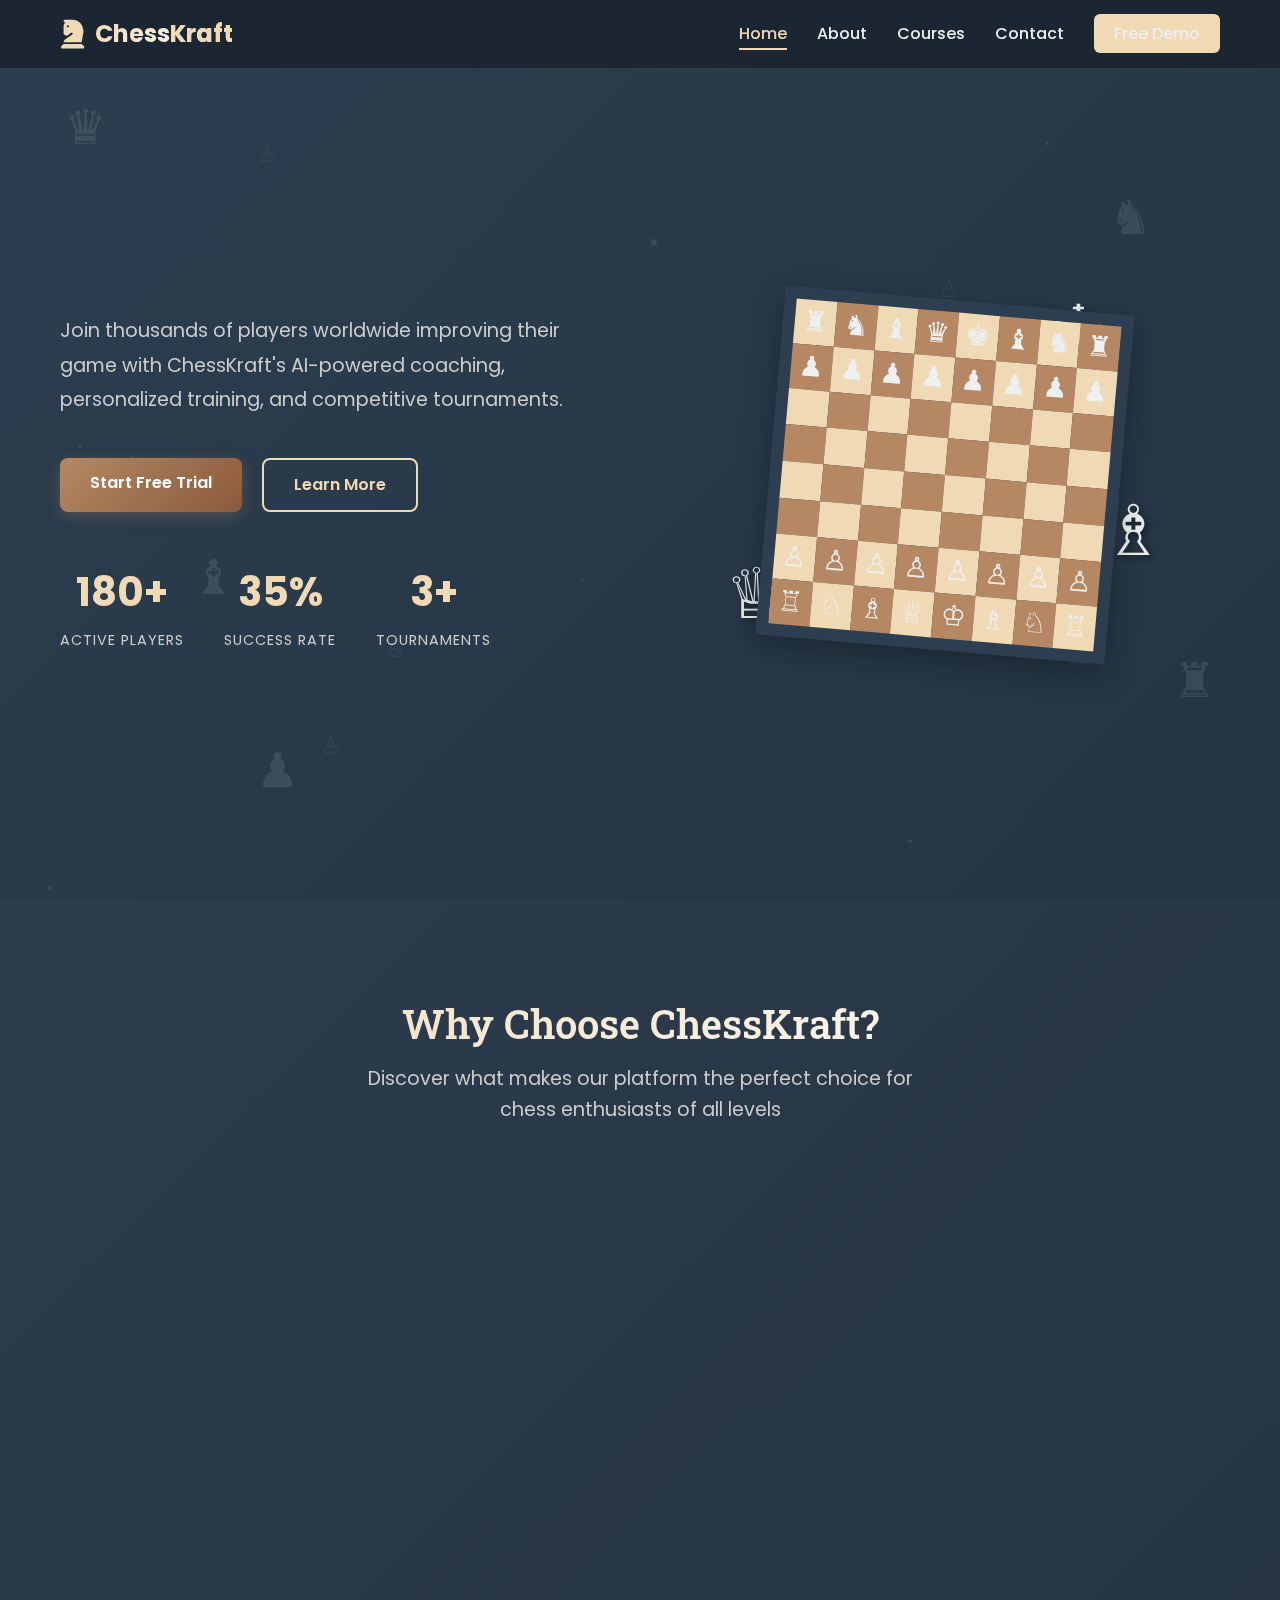
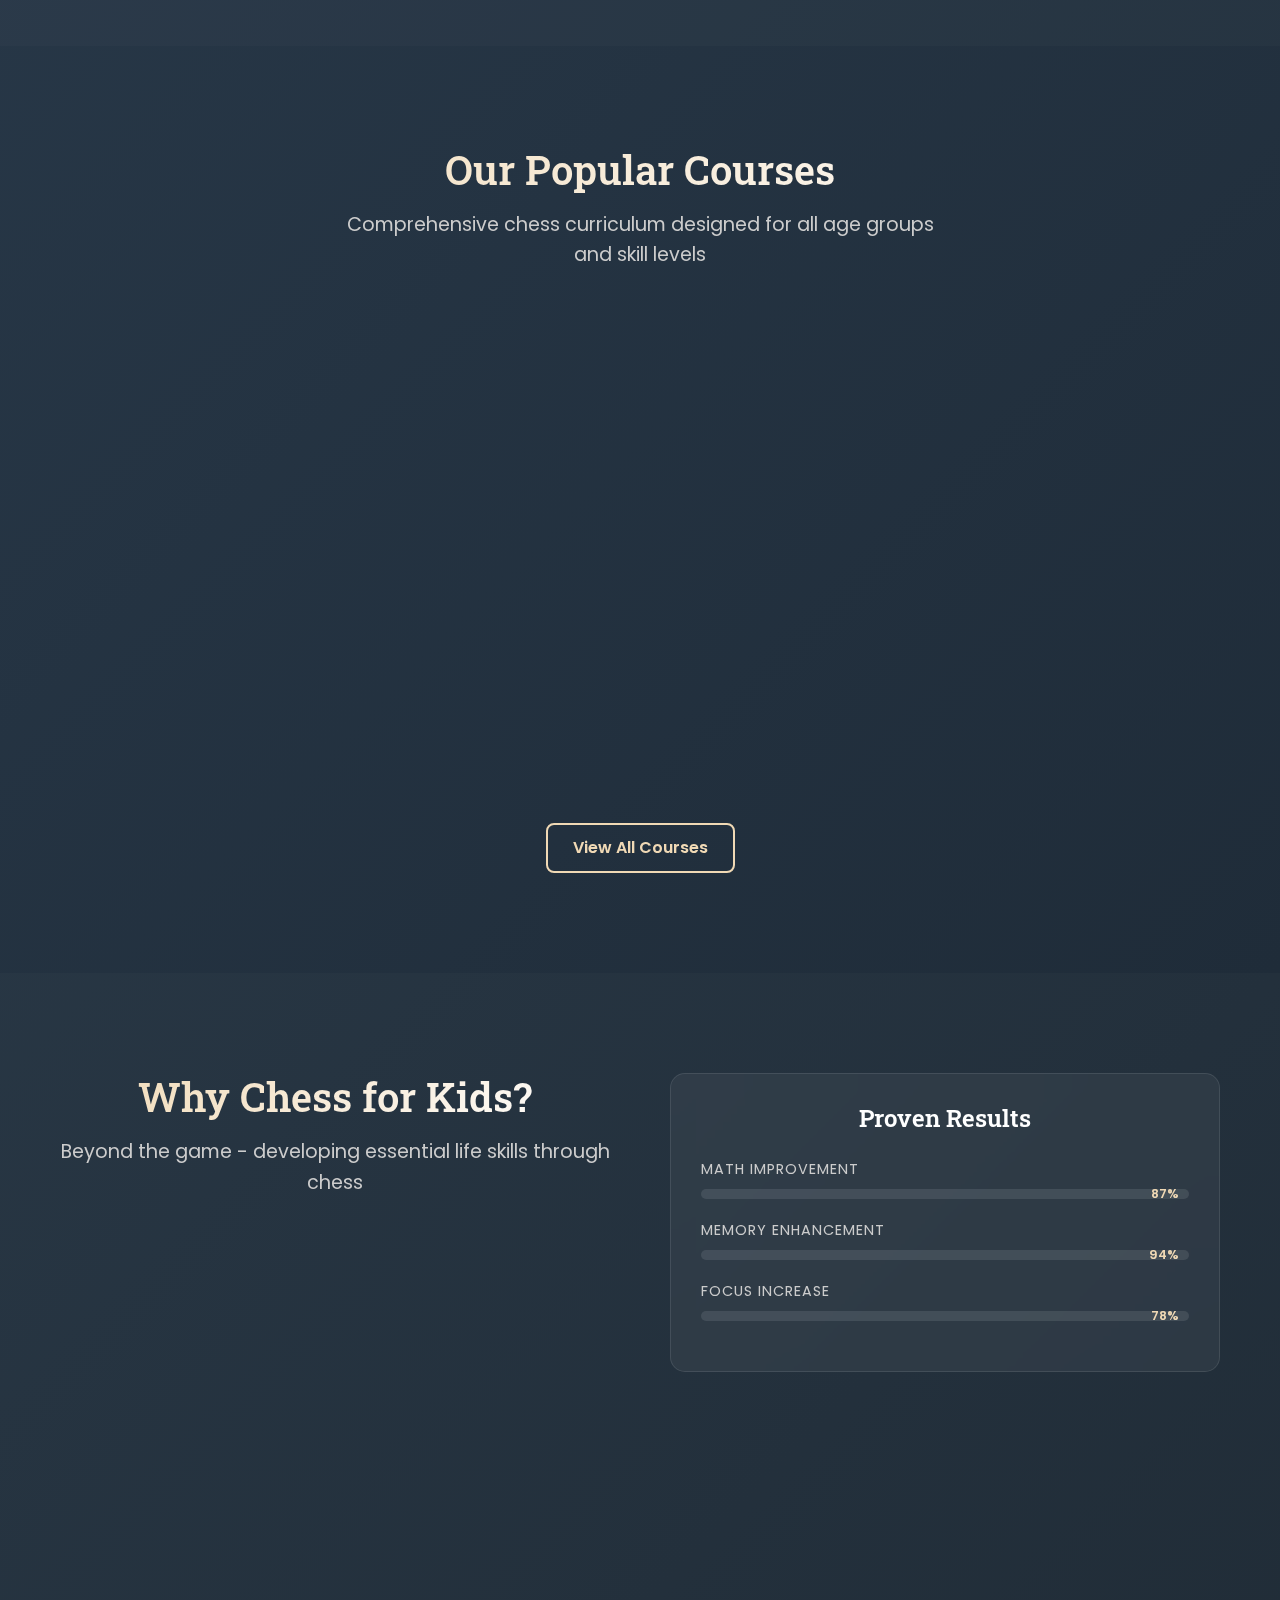
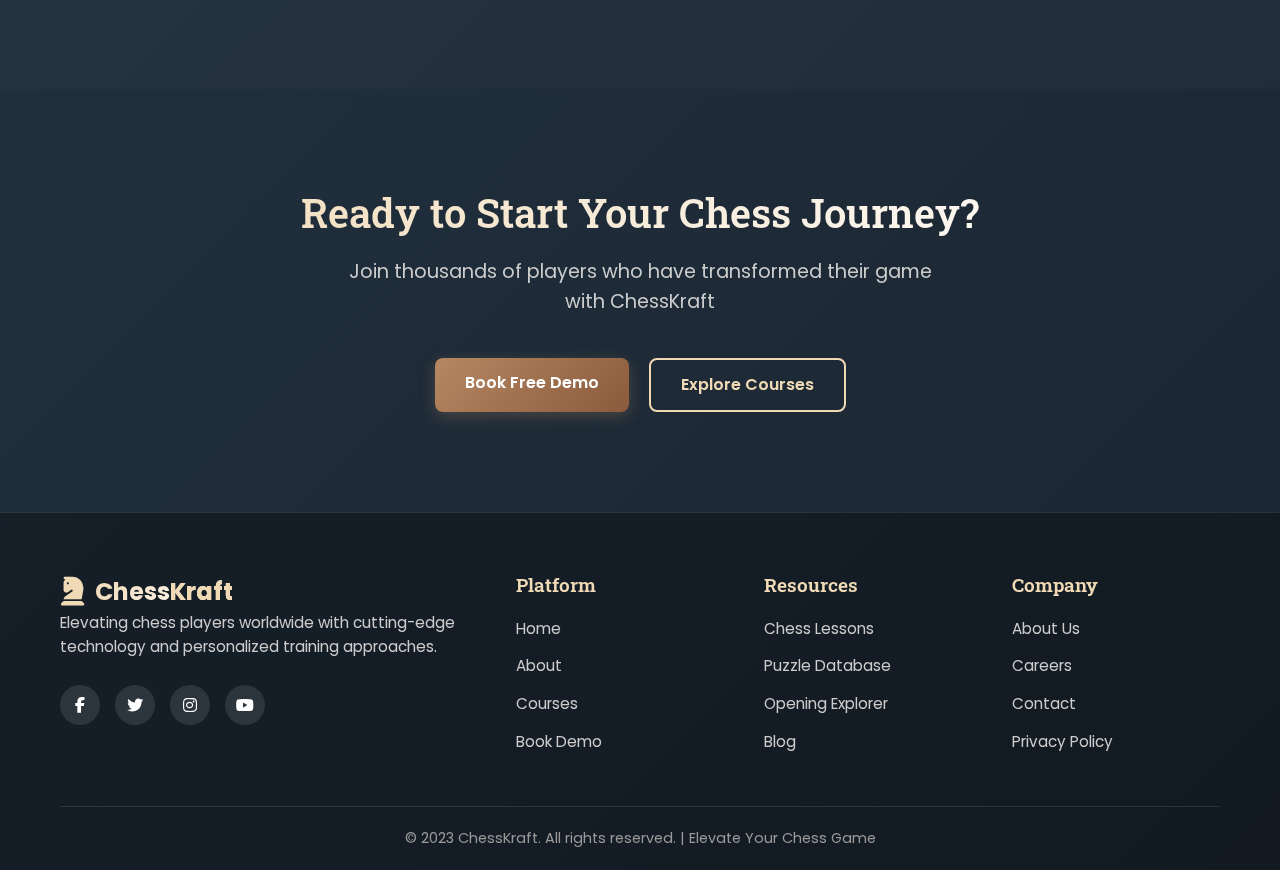
<file: chesskraft-website/index.html>
<!DOCTYPE html>
<html lang="en">
<head>
    <meta charset="UTF-8">
    <meta name="viewport" content="width=device-width, initial-scale=1.0">
    <title>ChessKraft - Master Chess Like Never Before</title>
    <link rel="stylesheet" href="style.css">
    <link rel="stylesheet" href="https://cdnjs.cloudflare.com/ajax/libs/font-awesome/6.4.0/css/all.min.css">
    <link href="https://fonts.googleapis.com/css2?family=Poppins:wght@300;400;500;600;700&family=Roboto+Slab:wght@300;400;500;600&display=swap" rel="stylesheet">
</head>
<body>
    <!-- Animated Background -->
    <div class="animated-bg">
        <div class="chess-piece-anim piece-1">♛</div>
        <div class="chess-piece-anim piece-2">♞</div>
        <div class="chess-piece-anim piece-3">♝</div>
        <div class="chess-piece-anim piece-4">♜</div>
        <div class="chess-piece-anim piece-5">♟</div>
        <div class="floating-pawns">
            <span>♙</span><span>♙</span><span>♙</span><span>♙</span><span>♙</span>
        </div>
    </div>

    <!-- Header -->
    <header class="header">
        <div class="container">
            <nav class="nav">
                <div class="logo">
                    <i class="fas fa-chess-knight logo-icon"></i>
                    <span class="logo-text">Chess<span class="logo-accent">Kraft</span></span>
                </div>
                <ul class="nav-links">
                    <li><a href="index.html" class="nav-link active">Home</a></li>
                    <li><a href="about.html" class="nav-link">About</a></li>
                    <li><a href="courses.html" class="nav-link">Courses</a></li>
                    <li><a href="contact.html" class="nav-link">Contact</a></li>
                    <li><a href="demo.html" class="nav-link btn-nav">Free Demo</a></li>
                </ul>
                <div class="mobile-menu-btn">
                    <i class="fas fa-bars"></i>
                </div>
            </nav>
        </div>
    </header>

    <!-- Hero Section -->
    <section class="hero">
        <div class="container">
            <div class="hero-content">
                <div class="hero-text">
                    <h1 class="hero-title">
                        <span class="title-line">Master Chess</span>
                        <span class="title-line accent">Like Never Before</span>
                    </h1>
                    <p class="hero-description">Join thousands of players worldwide improving their game with ChessKraft's AI-powered coaching, personalized training, and competitive tournaments.</p>
                    <div class="hero-buttons">
                        <a href="demo.html" class="btn btn-primary">Start Free Trial</a>
                        <a href="#features" class="btn btn-secondary">Learn More</a>
                    </div>
                    <div class="hero-stats">
                        <div class="stat">
                            <div class="stat-number" data-count="500">0</div>
                            <div class="stat-label">Active Players</div>
                        </div>
                        <div class="stat">
                            <div class="stat-number" data-count="98">0</div>
                            <div class="stat-label">Success Rate</div>
                        </div>
                        <div class="stat">
                            <div class="stat-number" data-count="10">0</div>
                            <div class="stat-label">Tournaments</div>
                        </div>
                    </div>
                </div>
                <div class="hero-visual">
                    <div class="floating-chessboard">
                        <div class="chessboard" id="hero-chessboard"></div>
                    </div>
                    <div class="hero-pieces">
                        <div class="hero-piece king">♔</div>
                        <div class="hero-piece queen">♕</div>
                        <div class="hero-piece bishop">♗</div>
                    </div>
                </div>
            </div>
        </div>
    </section>

    <!-- Features Section -->
    <section class="features" id="features">
        <div class="container">
            <div class="section-header">
                <h2 class="section-title">Why Choose ChessKraft?</h2>
                <p class="section-subtitle">Discover what makes our platform the perfect choice for chess enthusiasts of all levels</p>
            </div>
            <div class="features-grid">
                <div class="feature-card">
                    <div class="feature-icon">
                        <i class="fas fa-robot"></i>
                    </div>
                    <h3>AI-Powered Analysis</h3>
                    <p>Advanced chess engine analyzes your games and identifies improvement areas with pinpoint accuracy.</p>
                    <div class="feature-anim">
                        <div class="analysis-dots">
                            <span></span><span></span><span></span>
                        </div>
                    </div>
                </div>
                <div class="feature-card">
                    <div class="feature-icon">
                        <i class="fas fa-graduation-cap"></i>
                    </div>
                    <h3>Personalized Training</h3>
                    <p>Custom training plans based on your skill level, playing style, and specific improvement goals.</p>
                    <div class="feature-anim">
                        <div class="progress-ring"></div>
                    </div>
                </div>
                <div class="feature-card">
                    <div class="feature-icon">
                        <i class="fas fa-trophy"></i>
                    </div>
                    <h3>Daily Tournaments</h3>
                    <p>Compete in daily tournaments with players at your level and climb the global leaderboard.</p>
                    <div class="feature-anim">
                        <div class="trophy-glow"></div>
                    </div>
                </div>
            </div>
        </div>
    </section>

    <!-- Courses Preview -->
    <section class="courses-preview">
        <div class="container">
            <div class="section-header">
                <h2 class="section-title">Our Popular Courses</h2>
                <p class="section-subtitle">Comprehensive chess curriculum designed for all age groups and skill levels</p>
            </div>
            <div class="courses-grid">
                <div class="course-card">
                    <div class="course-badge">Beginner</div>
                    <div class="course-icon">
                        <i class="fas fa-chess-pawn"></i>
                    </div>
                    <h3>Beginner Program</h3>
                    <p>Perfect for those just starting their chess journey</p>
                    <ul class="course-features">
                        <li>Basic rules and piece movements</li>
                        <li>Simple checkmates and tactics</li>
                        <li>Fun interactive lessons</li>
                    </ul>
                    <a href="courses.html" class="btn btn-course">Explore</a>
                </div>
                <div class="course-card">
                    <div class="course-badge">Intermediate</div>
                    <div class="course-icon">
                        <i class="fas fa-chess-knight"></i>
                    </div>
                    <h3>Intermediate Program</h3>
                    <p>Take your skills to the next level</p>
                    <ul class="course-features">
                        <li>Advanced tactics and strategies</li>
                        <li>Opening principles</li>
                        <li>Endgame techniques</li>
                    </ul>
                    <a href="courses.html" class="btn btn-course">Explore</a>
                </div>
                <div class="course-card">
                    <div class="course-badge">Advanced</div>
                    <div class="course-icon">
                        <i class="fas fa-chess-queen"></i>
                    </div>
                    <h3>Advanced Program</h3>
                    <p>Master-level training for serious players</p>
                    <ul class="course-features">
                        <li>Complex opening repertoires</li>
                        <li>Tournament preparation</li>
                        <li>One-on-one coaching</li>
                    </ul>
                    <a href="courses.html" class="btn btn-course">Explore</a>
                </div>
            </div>
            <div class="section-cta">
                <a href="courses.html" class="btn btn-outline">View All Courses</a>
            </div>
        </div>
    </section>

    <!-- Benefits Section -->
    <section class="benefits">
        <div class="container">
            <div class="benefits-content">
                <div class="benefits-text">
                    <h2 class="section-title">Why Chess for Kids?</h2>
                    <p class="section-subtitle">Beyond the game - developing essential life skills through chess</p>
                    
                    <div class="benefits-list">
                        <div class="benefit-item">
                            <div class="benefit-icon">
                                <i class="fas fa-brain"></i>
                            </div>
                            <div class="benefit-text">
                                <h4>Cognitive Development</h4>
                                <p>Enhances memory, problem-solving skills, and critical thinking abilities.</p>
                            </div>
                        </div>
                        <div class="benefit-item">
                            <div class="benefit-icon">
                                <i class="fas fa-lightbulb"></i>
                            </div>
                            <div class="benefit-text">
                                <h4>Creativity & Imagination</h4>
                                <p>Develops innovative strategies and visual thinking for complex situations.</p>
                            </div>
                        </div>
                        <div class="benefit-item">
                            <div class="benefit-icon">
                                <i class="fas fa-chart-line"></i>
                            </div>
                            <div class="benefit-text">
                                <h4>Academic Improvement</h4>
                                <p>Better performance in mathematics, reading, and logical reasoning.</p>
                            </div>
                        </div>
                    </div>
                </div>
                <div class="benefits-visual">
                    <div class="stats-card">
                        <h3>Proven Results</h3>
                        <div class="stat-bar">
                            <div class="stat-label">Math Improvement</div>
                            <div class="stat-progress">
                                <div class="progress-fill" data-width="87"></div>
                                <span class="stat-percent">87%</span>
                            </div>
                        </div>
                        <div class="stat-bar">
                            <div class="stat-label">Memory Enhancement</div>
                            <div class="stat-progress">
                                <div class="progress-fill" data-width="94"></div>
                                <span class="stat-percent">94%</span>
                            </div>
                        </div>
                        <div class="stat-bar">
                            <div class="stat-label">Focus Increase</div>
                            <div class="stat-progress">
                                <div class="progress-fill" data-width="78"></div>
                                <span class="stat-percent">78%</span>
                            </div>
                        </div>
                    </div>
                </div>
            </div>
        </div>
    </section>

    <!-- CTA Section -->
    <section class="cta">
        <div class="container">
            <div class="cta-content">
                <h2>Ready to Start Your Chess Journey?</h2>
                <p>Join thousands of players who have transformed their game with ChessKraft</p>
                <div class="cta-buttons">
                    <a href="demo.html" class="btn btn-primary">Book Free Demo</a>
                    <a href="courses.html" class="btn btn-secondary">Explore Courses</a>
                </div>
            </div>
        </div>
    </section>

    <!-- Footer -->
    <footer class="footer">
        <div class="container">
            <div class="footer-content">
                <div class="footer-section">
                    <div class="logo">
                        <i class="fas fa-chess-knight logo-icon"></i>
                        <span class="logo-text">Chess<span class="logo-accent">Kraft</span></span>
                    </div>
                    <p>Elevating chess players worldwide with cutting-edge technology and personalized training approaches.</p>
                    <div class="social-links">
                        <a href="#"><i class="fab fa-facebook-f"></i></a>
                        <a href="#"><i class="fab fa-twitter"></i></a>
                        <a href="#"><i class="fab fa-instagram"></i></a>
                        <a href="#"><i class="fab fa-youtube"></i></a>
                    </div>
                </div>
                <div class="footer-section">
                    <h4>Platform</h4>
                    <ul>
                        <li><a href="index.html">Home</a></li>
                        <li><a href="about.html">About</a></li>
                        <li><a href="courses.html">Courses</a></li>
                        <li><a href="demo.html">Book Demo</a></li>
                    </ul>
                </div>
                <div class="footer-section">
                    <h4>Resources</h4>
                    <ul>
                        <li><a href="#">Chess Lessons</a></li>
                        <li><a href="#">Puzzle Database</a></li>
                        <li><a href="#">Opening Explorer</a></li>
                        <li><a href="#">Blog</a></li>
                    </ul>
                </div>
                <div class="footer-section">
                    <h4>Company</h4>
                    <ul>
                        <li><a href="#">About Us</a></li>
                        <li><a href="#">Careers</a></li>
                        <li><a href="contact.html">Contact</a></li>
                        <li><a href="#">Privacy Policy</a></li>
                    </ul>
                </div>
            </div>
            <div class="footer-bottom">
                <p>&copy; 2023 ChessKraft. All rights reserved. | Elevate Your Chess Game</p>
            </div>
        </div>
    </footer>

    <script src="script.js"></script>
    <script src="animations.js"></script>
</body>
</html>
</file>
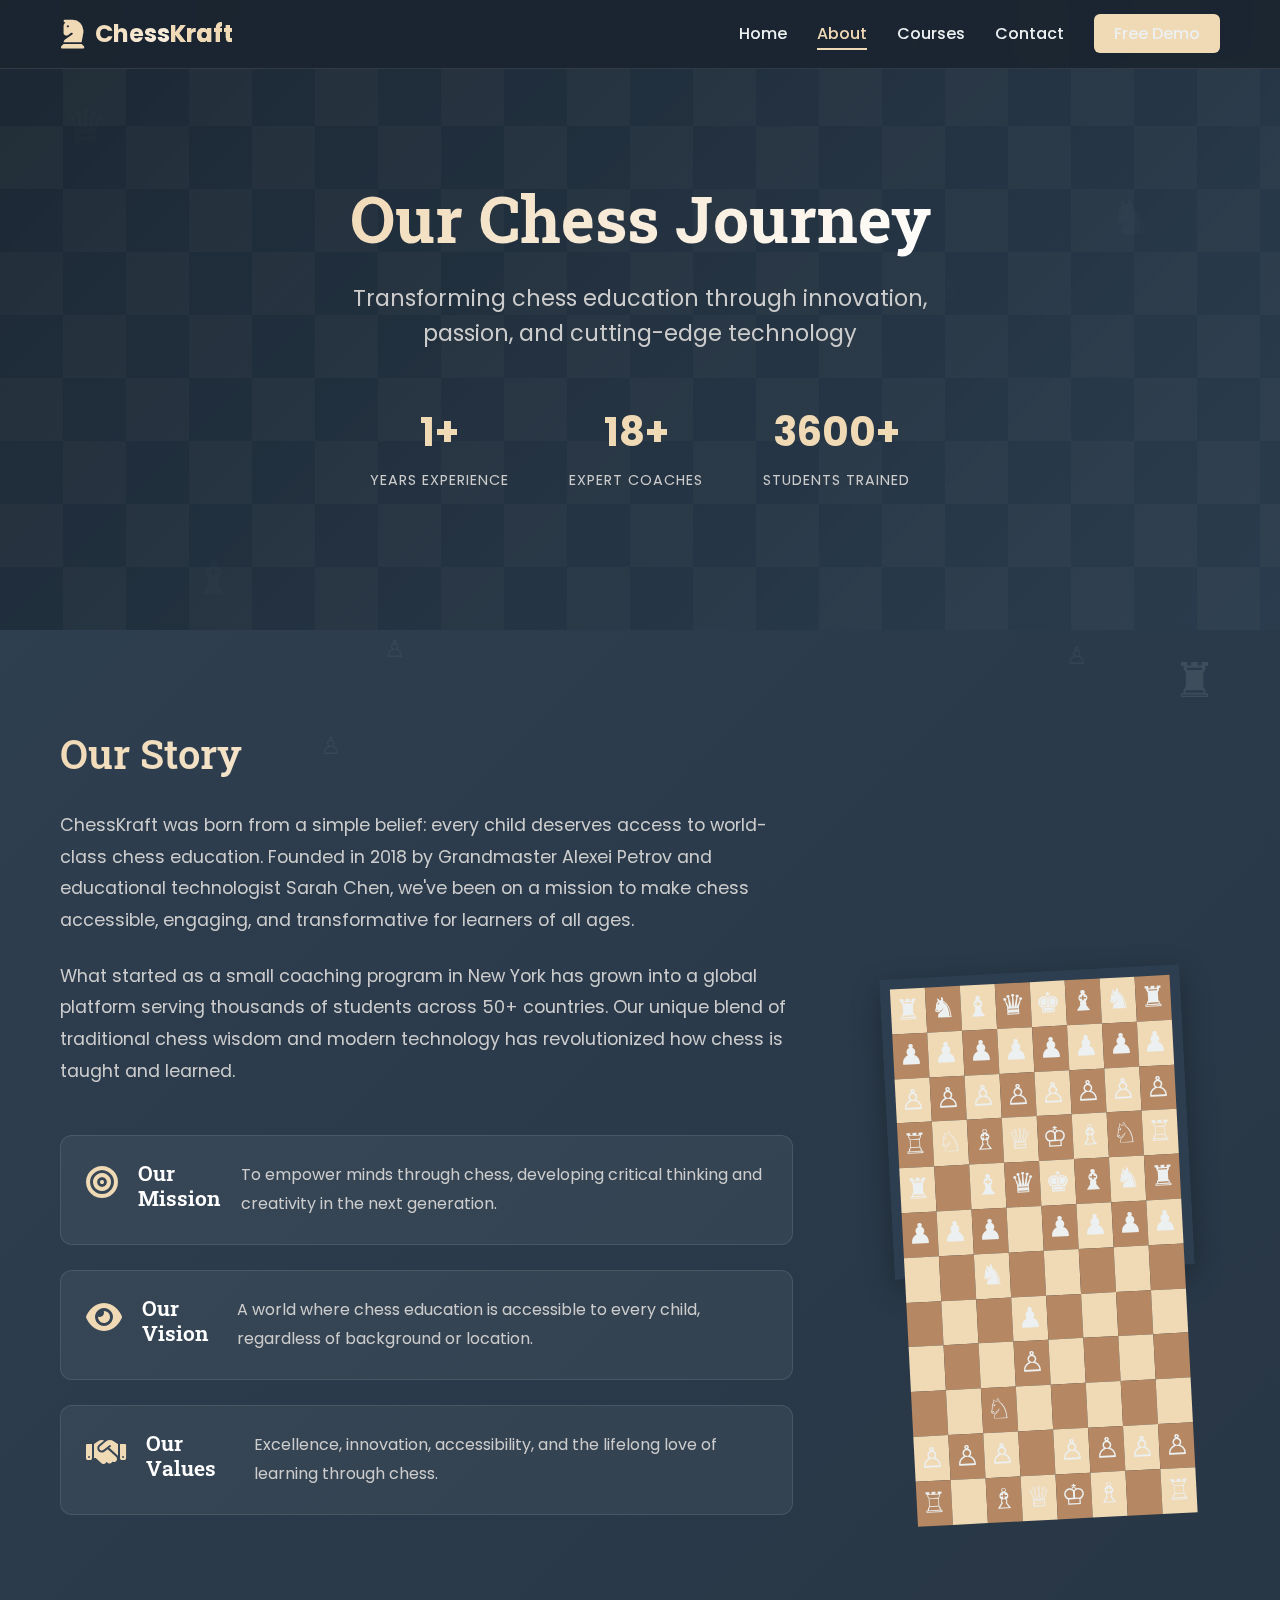
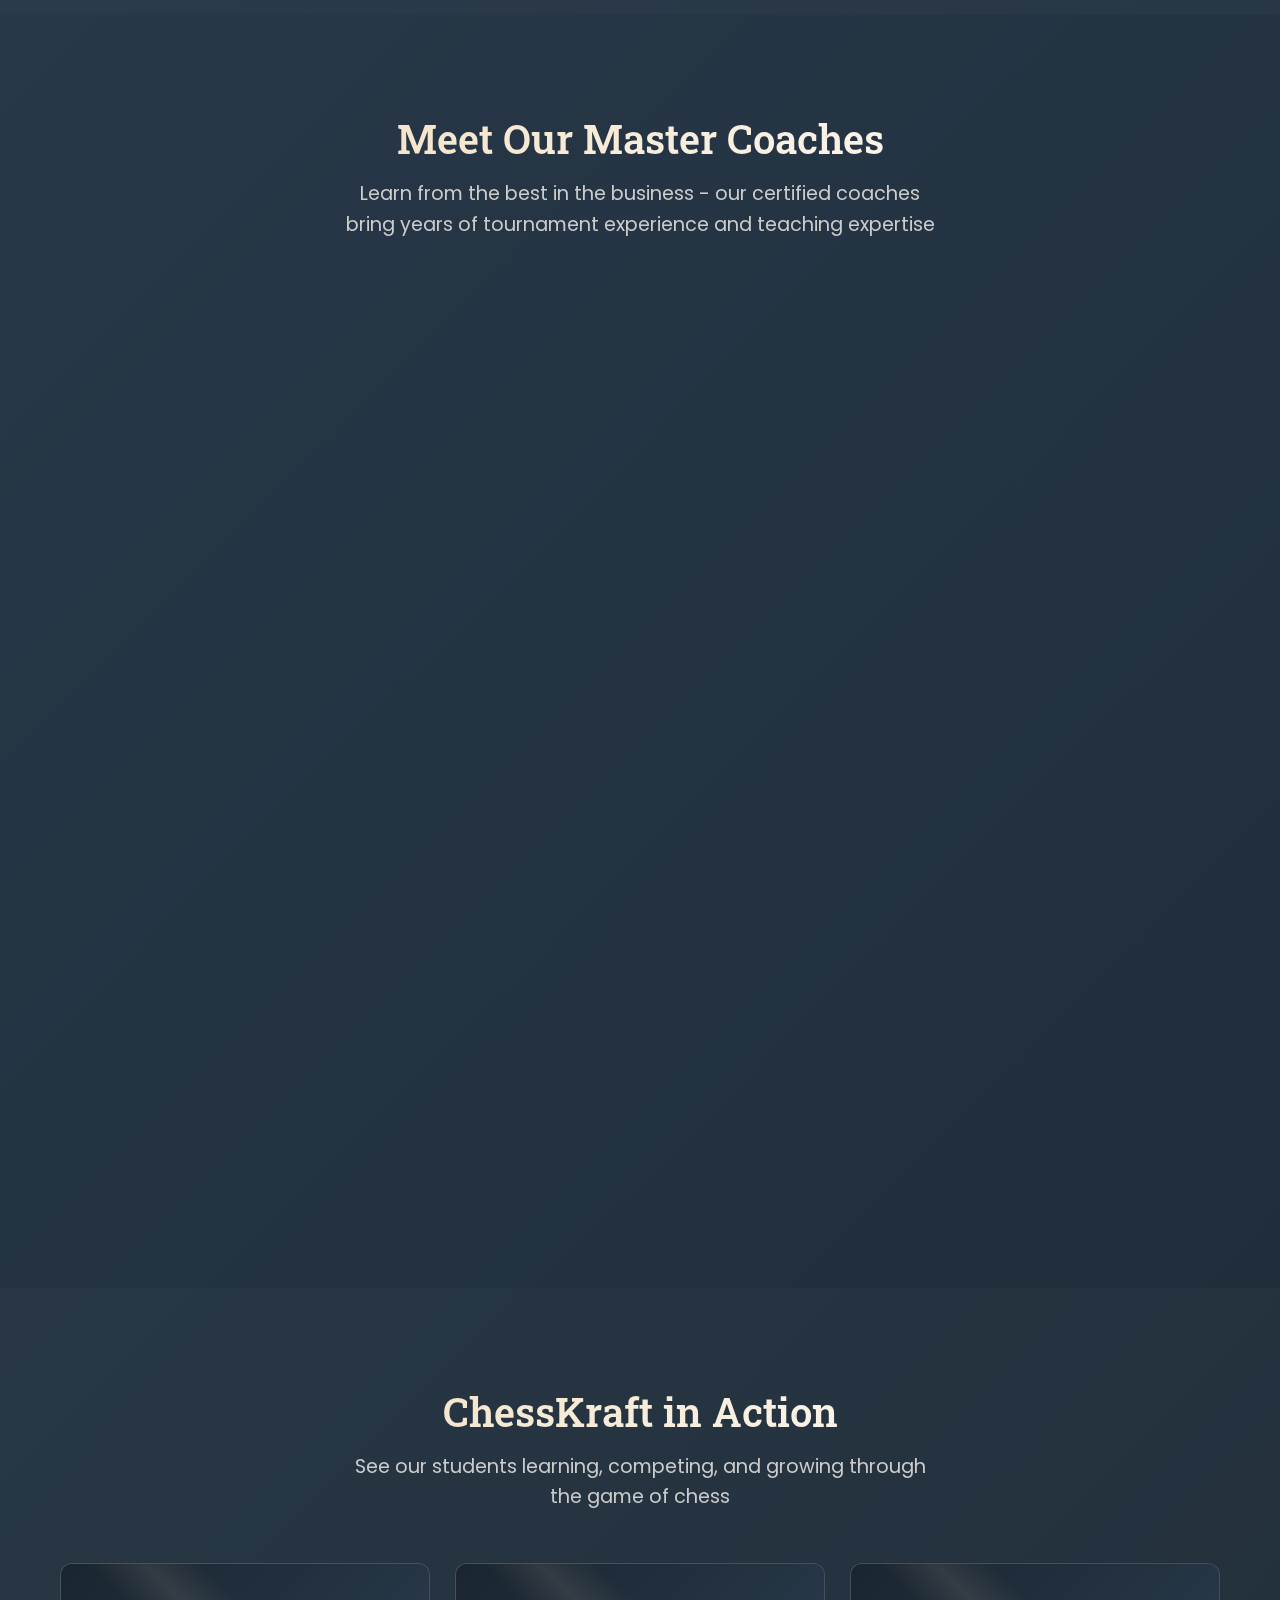
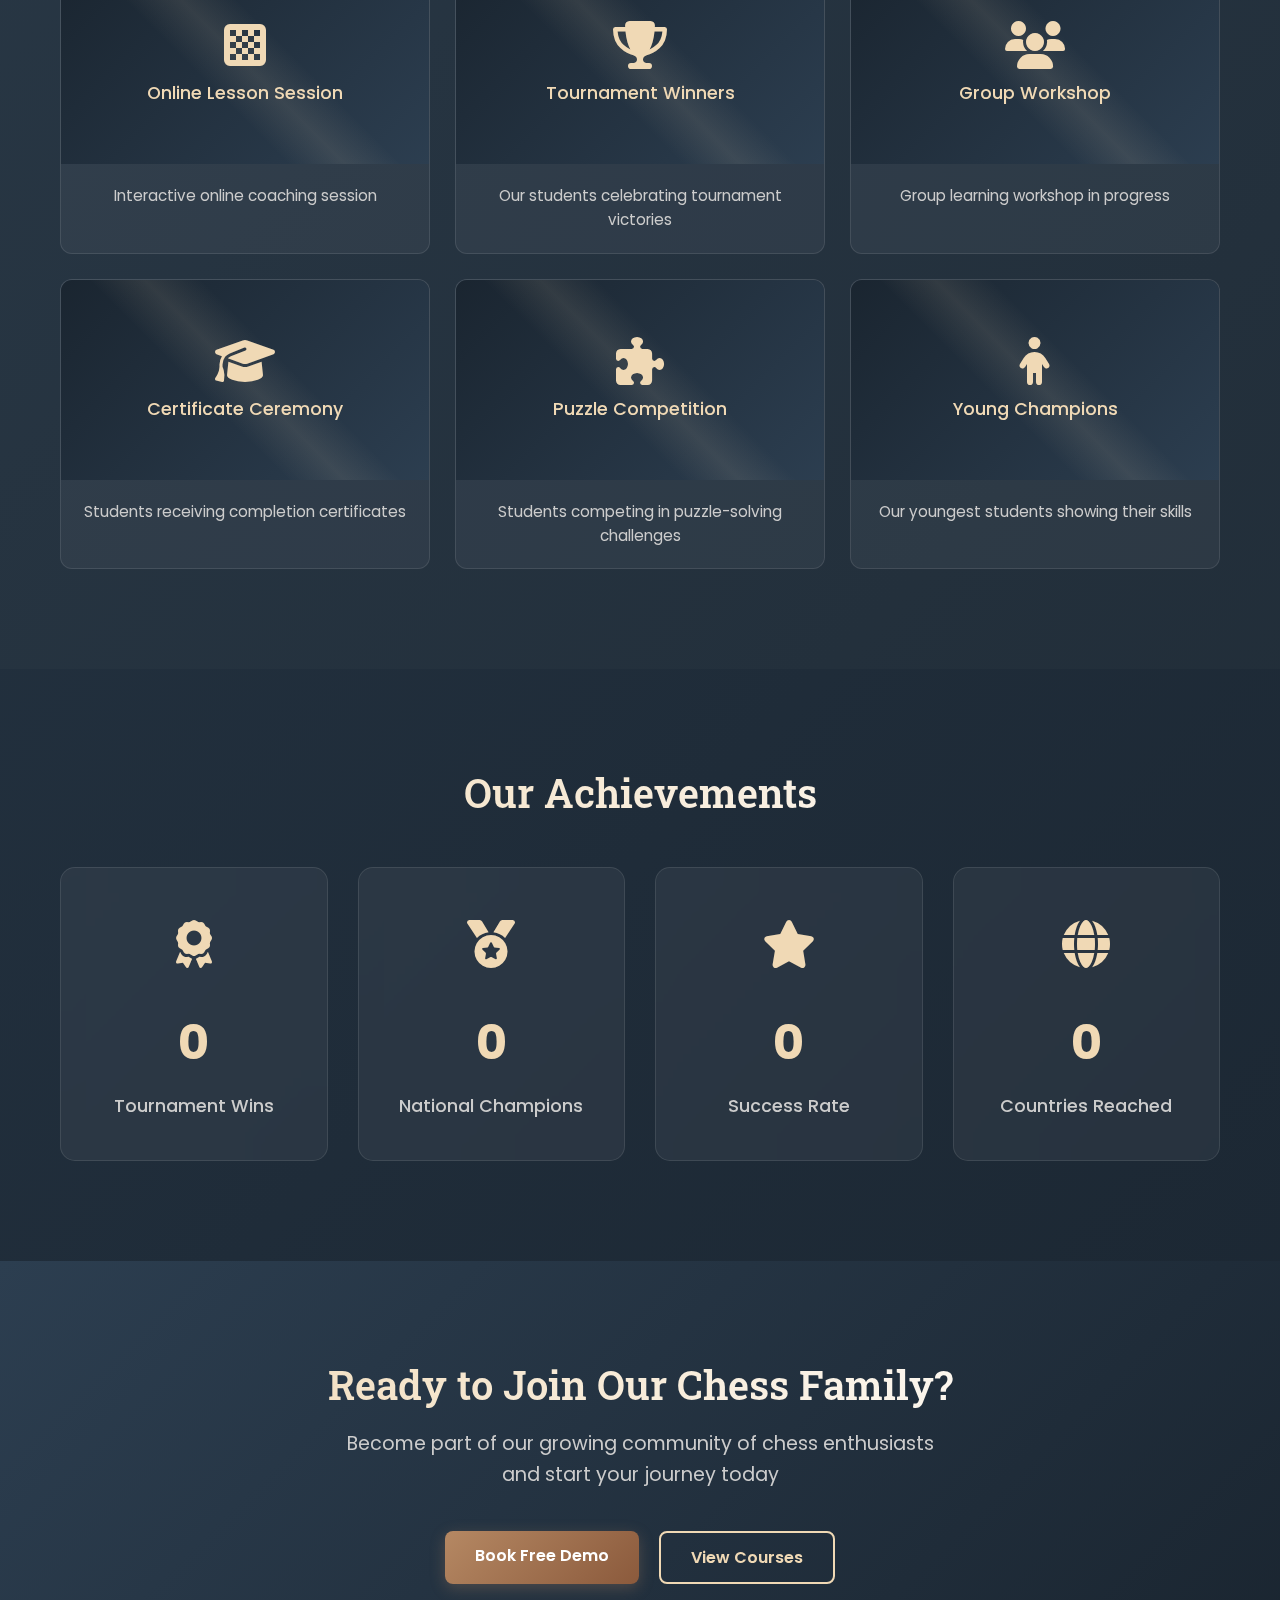
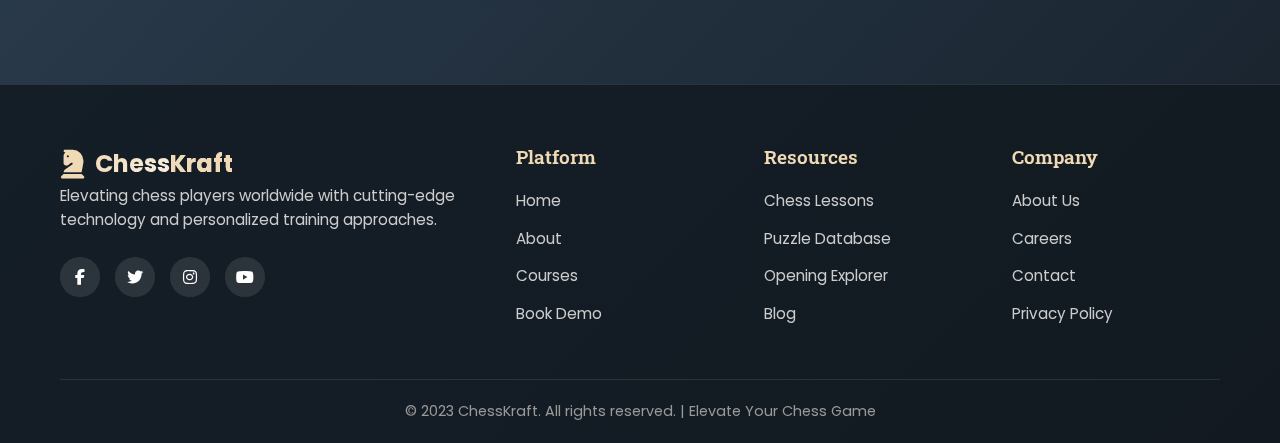
<file: chesskraft-website/about.html>
<!DOCTYPE html>
<html lang="en">
<head>
    <meta charset="UTF-8">
    <meta name="viewport" content="width=device-width, initial-scale=1.0">
    <title>About Us - ChessKraft</title>
    <link rel="stylesheet" href="style.css">
    <link rel="stylesheet" href="about.css">
    <link rel="stylesheet" href="https://cdnjs.cloudflare.com/ajax/libs/font-awesome/6.4.0/css/all.min.css">
    <link href="https://fonts.googleapis.com/css2?family=Poppins:wght@300;400;500;600;700&family=Roboto+Slab:wght@300;400;500;600&display=swap" rel="stylesheet">
</head>
<body>
    <!-- Animated Background -->
    <div class="animated-bg">
        <div class="chess-piece-anim piece-1">♛</div>
        <div class="chess-piece-anim piece-2">♞</div>
        <div class="chess-piece-anim piece-3">♝</div>
        <div class="chess-piece-anim piece-4">♜</div>
        <div class="floating-pawns">
            <span>♙</span><span>♙</span><span>♙</span><span>♙</span><span>♙</span>
        </div>
    </div>

    <!-- Header -->
    <header class="header">
        <div class="container">
            <nav class="nav">
                <div class="logo">
                    <i class="fas fa-chess-knight logo-icon"></i>
                    <span class="logo-text">Chess<span class="logo-accent">Kraft</span></span>
                </div>
                <ul class="nav-links">
                    <li><a href="index.html" class="nav-link">Home</a></li>
                    <li><a href="about.html" class="nav-link active">About</a></li>
                    <li><a href="courses.html" class="nav-link">Courses</a></li>
                    <li><a href="contact.html" class="nav-link">Contact</a></li>
                    <li><a href="demo.html" class="nav-link btn-nav">Free Demo</a></li>
                </ul>
                <div class="mobile-menu-btn">
                    <i class="fas fa-bars"></i>
                </div>
            </nav>
        </div>
    </header>

    <!-- About Hero Section -->
    <section class="about-hero">
        <div class="container">
            <div class="about-hero-content">
                <h1 class="about-hero-title">Our Chess Journey</h1>
                <p class="about-hero-subtitle">Transforming chess education through innovation, passion, and cutting-edge technology</p>
                <div class="hero-stats">
                    <div class="stat">
                        <div class="stat-number" data-count="5">0</div>
                        <div class="stat-label">Years Experience</div>
                    </div>
                    <div class="stat">
                        <div class="stat-number" data-count="50">0</div>
                        <div class="stat-label">Expert Coaches</div>
                    </div>
                    <div class="stat">
                        <div class="stat-number" data-count="10000">0</div>
                        <div class="stat-label">Students Trained</div>
                    </div>
                </div>
            </div>
        </div>
    </section>

    <!-- Our Story Section -->
    <section class="our-story">
        <div class="container">
            <div class="story-content">
                <div class="story-text">
                    <h2>Our Story</h2>
                    <p>ChessKraft was born from a simple belief: every child deserves access to world-class chess education. Founded in 2018 by Grandmaster Alexei Petrov and educational technologist Sarah Chen, we've been on a mission to make chess accessible, engaging, and transformative for learners of all ages.</p>
                    <p>What started as a small coaching program in New York has grown into a global platform serving thousands of students across 50+ countries. Our unique blend of traditional chess wisdom and modern technology has revolutionized how chess is taught and learned.</p>
                    <div class="story-features">
                        <div class="feature">
                            <i class="fas fa-bullseye"></i>
                            <h4>Our Mission</h4>
                            <p>To empower minds through chess, developing critical thinking and creativity in the next generation.</p>
                        </div>
                        <div class="feature">
                            <i class="fas fa-eye"></i>
                            <h4>Our Vision</h4>
                            <p>A world where chess education is accessible to every child, regardless of background or location.</p>
                        </div>
                        <div class="feature">
                            <i class="fas fa-handshake"></i>
                            <h4>Our Values</h4>
                            <p>Excellence, innovation, accessibility, and the lifelong love of learning through chess.</p>
                        </div>
                    </div>
                </div>
                <div class="story-visual">
                    <div class="story-chessboard">
                        <div class="chessboard" id="story-chessboard"></div>
                    </div>
                </div>
            </div>
        </div>
    </section>

    <!-- Team Section -->
    <section class="team-section">
        <div class="container">
            <h2 class="section-title">Meet Our Master Coaches</h2>
            <p class="section-subtitle">Learn from the best in the business - our certified coaches bring years of tournament experience and teaching expertise</p>
            
            <div class="team-grid">
                <div class="team-member">
                    <div class="member-photo">
                        <div class="photo-placeholder">
                            <i class="fas fa-chess-king"></i>
                        </div>
                        <div class="member-badge">OWNER</div>
                    </div>
                    <h3>CLIFFORD SWAMI</h3>
                    <div class="member-title">Founder</div>
                    <p>Former Russian Champion with 20+ years of teaching experience. Specializes in advanced strategy and tournament preparation.</p>
                    <div class="member-rating">
                        <div class="stars">
                            <i class="fas fa-star"></i>
                            <i class="fas fa-star"></i>
                            <i class="fas fa-star"></i>
                            <i class="fas fa-star"></i>
                            <i class="fas fa-star"></i>
                        </div>
                        <span>Rating: 2650</span>
                    </div>
                </div>
                
                <div class="team-member ">
                    <div class="member-photo">
                        <div class="photo-placeholder">
                            <i class="fas fa-chess-queen"></i>
                        </div>
                        <div class="member-badge">WGM</div>
                    </div>
                    <h3>Sarah Chen</h3>
                    <div class="member-title">Women's Grandmaster & Co-Founder</div>
                    <p>Educational technology expert and former US Women's Champion. Focuses on beginner and intermediate development.</p>
                    <div class="member-rating">
                        <div class="stars">
                            <i class="fas fa-star"></i>
                            <i class="fas fa-star"></i>
                            <i class="fas fa-star"></i>
                            <i class="fas fa-star"></i>
                            <i class="fas fa-star-half-alt"></i>
                        </div>
                        <span>Rating: 2480</span>
                    </div>
                </div>
                
                <div class="team-member">
                    <div class="member-photo">
                        <div class="photo-placeholder">
                            <i class="fas fa-chess-knight"></i>
                        </div>
                        <div class="member-badge">IM</div>
                    </div>
                    <h3>David Rodriguez</h3>
                    <div class="member-title">International Master</div>
                    <p>Youth chess specialist with a passion for making chess fun and accessible for children of all ages.</p>
                    <div class="member-rating">
                        <div class="stars">
                            <i class="fas fa-star"></i>
                            <i class="fas fa-star"></i>
                            <i class="fas fa-star"></i>
                            <i class="fas fa-star"></i>
                            <i class="fas fa-star"></i>
                        </div>
                        <span>Rating: 2450</span>
                    </div>
                </div>
                
                <div class="team-member">
                    <div class="member-photo">
                        <div class="photo-placeholder">
                            <i class="fas fa-chess-bishop"></i>
                        </div>
                        <div class="member-badge">FM</div>
                    </div>
                    <h3>Maria Gonzalez</h3>
                    <div class="member-title">FIDE Master</div>
                    <p>Tactics and puzzle specialist. Creates engaging learning materials that challenge and inspire students.</p>
                    <div class="member-rating">
                        <div class="stars">
                            <i class="fas fa-star"></i>
                            <i class="fas fa-star"></i>
                            <i class="fas fa-star"></i>
                            <i class="fas fa-star"></i>
                            <i class="fas fa-star"></i>
                        </div>
                        <span>Rating: 2300</span>
                    </div>
                </div>
            </div>
        </div>
    </section>

    <!-- Gallery Section -->
    <section class="gallery-section">
        <div class="container">
            <h2 class="section-title">ChessKraft in Action</h2>
            <p class="section-subtitle">See our students learning, competing, and growing through the game of chess</p>
            
            <div class="gallery-container">
                <div class="gallery-grid">
                    <div class="gallery-item">
                        <div class="gallery-image">
                            <div class="image-placeholder">
                                <i class="fas fa-chess-board"></i>
                                <span>Online Lesson Session</span>
                            </div>
                        </div>
                        <div class="gallery-caption">Interactive online coaching session</div>
                    </div>
                    
                    <div class="gallery-item">
                        <div class="gallery-image">
                            <div class="image-placeholder">
                                <i class="fas fa-trophy"></i>
                                <span>Tournament Winners</span>
                            </div>
                        </div>
                        <div class="gallery-caption">Our students celebrating tournament victories</div>
                    </div>
                    
                    <div class="gallery-item">
                        <div class="gallery-image">
                            <div class="image-placeholder">
                                <i class="fas fa-users"></i>
                                <span>Group Workshop</span>
                            </div>
                        </div>
                        <div class="gallery-caption">Group learning workshop in progress</div>
                    </div>
                    
                    <div class="gallery-item">
                        <div class="gallery-image">
                            <div class="image-placeholder">
                                <i class="fas fa-graduation-cap"></i>
                                <span>Certificate Ceremony</span>
                            </div>
                        </div>
                        <div class="gallery-caption">Students receiving completion certificates</div>
                    </div>
                    
                    <div class="gallery-item">
                        <div class="gallery-image">
                            <div class="image-placeholder">
                                <i class="fas fa-puzzle-piece"></i>
                                <span>Puzzle Competition</span>
                            </div>
                        </div>
                        <div class="gallery-caption">Students competing in puzzle-solving challenges</div>
                    </div>
                    
                    <div class="gallery-item">
                        <div class="gallery-image">
                            <div class="image-placeholder">
                                <i class="fas fa-child"></i>
                                <span>Young Champions</span>
                            </div>
                        </div>
                        <div class="gallery-caption">Our youngest students showing their skills</div>
                    </div>
                </div>
            </div>
        </div>
    </section>

    <!-- Achievements Section -->
    <section class="achievements-section">
        <div class="container">
            <h2 class="section-title">Our Achievements</h2>
            <div class="achievements-grid">
                <div class="achievement-card">
                    <div class="achievement-icon">
                        <i class="fas fa-award"></i>
                    </div>
                    <div class="achievement-number" data-count="121">0</div>
                    <div class="achievement-label">Tournament Wins</div>
                </div>
                
                <div class="achievement-card">
                    <div class="achievement-icon">
                        <i class="fas fa-medal"></i>
                    </div>
                    <div class="achievement-number" data-count="3">0</div>
                    <div class="achievement-label">National Champions</div>
                </div>
                
                <div class="achievement-card">
                    <div class="achievement-icon">
                        <i class="fas fa-star"></i>
                    </div>
                    <div class="achievement-number" data-count="98">0</div>
                    <div class="achievement-label">Success Rate</div>
                </div>
                
                <div class="achievement-card">
                    <div class="achievement-icon">
                        <i class="fas fa-globe"></i>
                    </div>
                    <div class="achievement-number" data-count="50">0</div>
                    <div class="achievement-label">Countries Reached</div>
                </div>
            </div>
        </div>
    </section>

    <!-- CTA Section -->
    <section class="about-cta">
        <div class="container">
            <div class="cta-content">
                <h2>Ready to Join Our Chess Family?</h2>
                <p>Become part of our growing community of chess enthusiasts and start your journey today</p>
                <div class="cta-buttons">
                    <a href="demo.html" class="btn btn-primary">Book Free Demo</a>
                    <a href="courses.html" class="btn btn-secondary">View Courses</a>
                </div>
            </div>
        </div>
    </section>

    <!-- Footer -->
    <footer class="footer">
        <div class="container">
            <div class="footer-content">
                <div class="footer-section">
                    <div class="logo">
                        <i class="fas fa-chess-knight logo-icon"></i>
                        <span class="logo-text">Chess<span class="logo-accent">Kraft</span></span>
                    </div>
                    <p>Elevating chess players worldwide with cutting-edge technology and personalized training approaches.</p>
                    <div class="social-links">
                        <a href="#"><i class="fab fa-facebook-f"></i></a>
                        <a href="#"><i class="fab fa-twitter"></i></a>
                        <a href="#"><i class="fab fa-instagram"></i></a>
                        <a href="#"><i class="fab fa-youtube"></i></a>
                    </div>
                </div>
                <div class="footer-section">
                    <h4>Platform</h4>
                    <ul>
                        <li><a href="index.html">Home</a></li>
                        <li><a href="about.html">About</a></li>
                        <li><a href="courses.html">Courses</a></li>
                        <li><a href="demo.html">Book Demo</a></li>
                    </ul>
                </div>
                <div class="footer-section">
                    <h4>Resources</h4>
                    <ul>
                        <li><a href="#">Chess Lessons</a></li>
                        <li><a href="#">Puzzle Database</a></li>
                        <li><a href="#">Opening Explorer</a></li>
                        <li><a href="#">Blog</a></li>
                    </ul>
                </div>
                <div class="footer-section">
                    <h4>Company</h4>
                    <ul>
                        <li><a href="#">About Us</a></li>
                        <li><a href="#">Careers</a></li>
                        <li><a href="contact.html">Contact</a></li>
                        <li><a href="#">Privacy Policy</a></li>
                    </ul>
                </div>
            </div>
            <div class="footer-bottom">
                <p>&copy; 2023 ChessKraft. All rights reserved. | Elevate Your Chess Game</p>
            </div>
        </div>
    </footer>

    <script src="script.js"></script>
    <script src="about.js"></script>
</body>
</html>
</file>
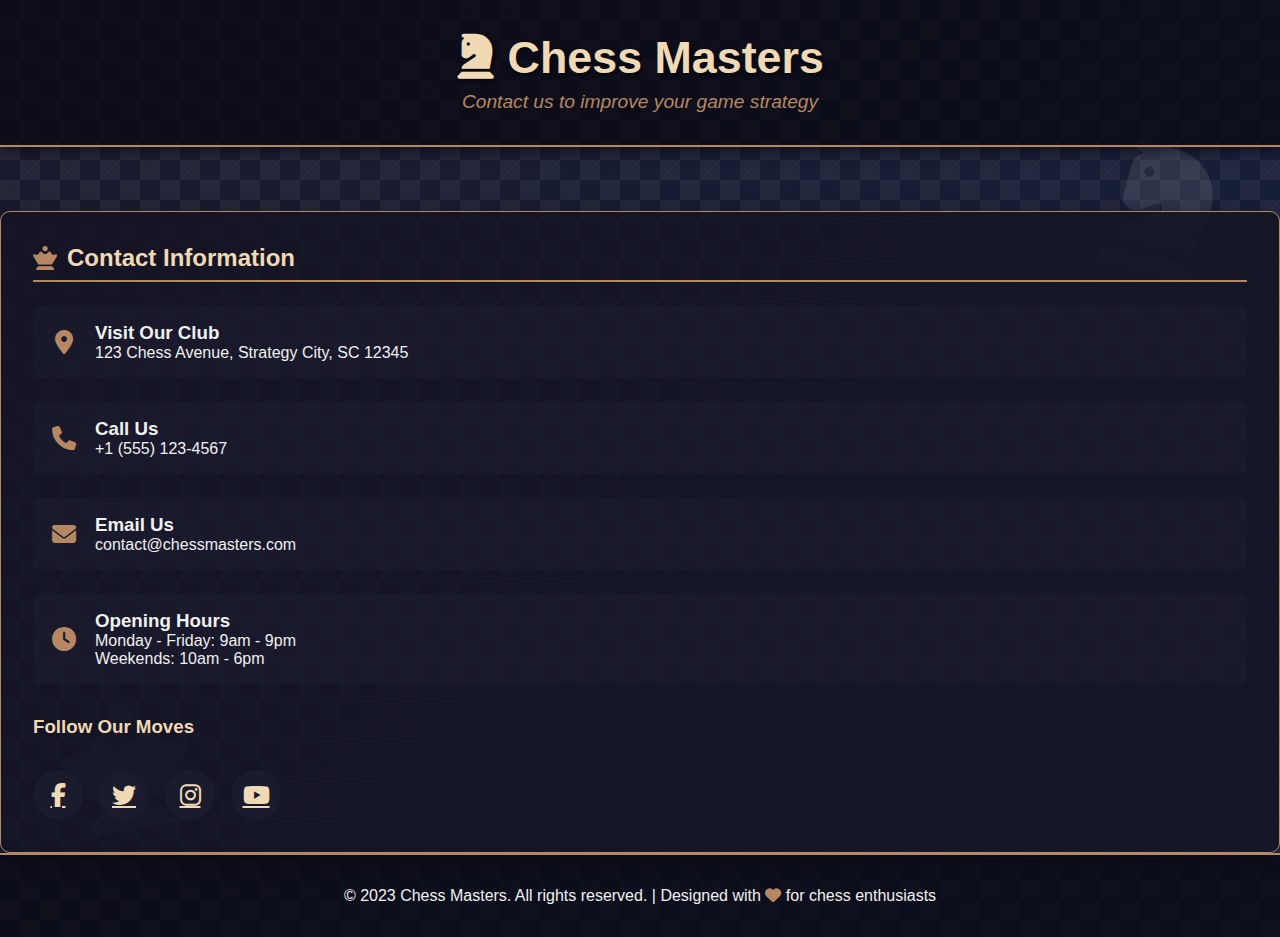
<file: chesskraft-website/contact.html>
<!DOCTYPE html>
<html lang="en">
<head>
    <meta charset="UTF-8">
    <meta name="viewport" content="width=device-width, initial-scale=1.0">
    <title>Chess Contact - Make Your Move</title>
    <link rel="stylesheet" href="https://cdnjs.cloudflare.com/ajax/libs/font-awesome/6.4.0/css/all.min.css">
    <style>
        * {
            margin: 0;
            padding: 0;
            box-sizing: border-box;
            font-family: 'Segoe UI', Tahoma, Geneva, Verdana, sans-serif;
        }

        body {
            background: linear-gradient(135deg, #1a1a2e 0%, #16213e 100%);
            color: #f0f0f0;
            min-height: 100vh;
            display: flex;
            flex-direction: column;
            position: relative;
            overflow-x: hidden;
        }

        /* Chessboard background pattern */
        .chessboard-bg {
            position: absolute;
            top: 0;
            left: 0;
            width: 100%;
            height: 100%;
            background-image: 
                linear-gradient(45deg, rgba(255,255,255,0.05) 25%, transparent 25%),
                linear-gradient(-45deg, rgba(255,255,255,0.05) 25%, transparent 25%),
                linear-gradient(45deg, transparent 75%, rgba(255,255,255,0.05) 75%),
                linear-gradient(-45deg, transparent 75%, rgba(255,255,255,0.05) 75%);
            background-size: 40px 40px;
            background-position: 0 0, 0 20px, 20px -20px, -20px 0px;
            z-index: -1;
        }

        header {
            padding: 2rem;
            text-align: center;
            background: rgba(10, 10, 20, 0.8);
            border-bottom: 2px solid #b58863;
            box-shadow: 0 4px 12px rgba(0, 0, 0, 0.5);
        }

        h1 {
            font-size: 2.8rem;
            margin-bottom: 0.5rem;
            color: #f0d9b5;
            text-shadow: 2px 2px 4px rgba(0, 0, 0, 0.7);
        }

        .tagline {
            font-size: 1.2rem;
            color: #b58863;
            font-style: italic;
        }

        .container {
            max-width: 1200px;
            margin: 2rem auto;
            padding: 0 1.5rem;
            display: flex;
            flex-wrap: wrap;
            gap: 2rem;
        }

        .contact-form {
            flex: 1;
            min-width: 300px;
            background: rgba(20, 20, 35, 0.9);
            padding: 2rem;
            border-radius: 10px;
            box-shadow: 0 10px 30px rgba(0, 0, 0, 0.5);
            border: 1px solid #b58863;
        }

        .contact-info {
            flex: 1;
            min-width: 300px;
            background: rgba(20, 20, 35, 0.9);
            padding: 2rem;
            border-radius: 10px;
            box-shadow: 0 10px 30px rgba(0, 0, 0, 0.5);
            border: 1px solid #b58863;
        }

        h2 {
            color: #f0d9b5;
            margin-bottom: 1.5rem;
            padding-bottom: 0.5rem;
            border-bottom: 2px solid #b58863;
            display: flex;
            align-items: center;
            gap: 10px;
        }

        h2 i {
            color: #b58863;
        }

        .form-group {
            margin-bottom: 1.5rem;
        }

        label {
            display: block;
            margin-bottom: 0.5rem;
            color: #f0d9b5;
        }

        input, textarea, select {
            width: 100%;
            padding: 0.8rem;
            background: rgba(30, 30, 50, 0.8);
            border: 1px solid #b58863;
            border-radius: 5px;
            color: #f0f0f0;
            font-size: 1rem;
        }

        input:focus, textarea:focus, select:focus {
            outline: none;
            border-color: #f0d9b5;
            box-shadow: 0 0 8px rgba(240, 217, 181, 0.5);
        }

        button {
            background: linear-gradient(to right, #b58863, #f0d9b5);
            color: #1a1a2e;
            border: none;
            padding: 0.8rem 1.5rem;
            font-size: 1.1rem;
            border-radius: 5px;
            cursor: pointer;
            font-weight: bold;
            transition: all 0.3s ease;
            display: flex;
            align-items: center;
            gap: 8px;
            margin-top: 1rem;
        }

        button:hover {
            transform: translateY(-3px);
            box-shadow: 0 5px 15px rgba(181, 136, 99, 0.4);
        }

        .info-item {
            display: flex;
            align-items: center;
            margin-bottom: 1.5rem;
            padding: 1rem;
            background: rgba(30, 30, 50, 0.5);
            border-radius: 5px;
            transition: all 0.3s ease;
        }

        .info-item:hover {
            background: rgba(40, 40, 60, 0.7);
            transform: translateX(5px);
        }

        .info-item i {
            font-size: 1.5rem;
            color: #b58863;
            margin-right: 1rem;
            width: 30px;
            text-align: center;
        }

        .social-links {
            display: flex;
            gap: 1rem;
            margin-top: 2rem;
        }

        .social-links a {
            display: flex;
            align-items: center;
            justify-content: center;
            width: 50px;
            height: 50px;
            background: rgba(30, 30, 50, 0.7);
            border-radius: 50%;
            color: #f0d9b5;
            font-size: 1.5rem;
            transition: all 0.3s ease;
        }

        .social-links a:hover {
            background: #b58863;
            transform: translateY(-5px);
        }

        .chess-piece {
            position: absolute;
            font-size: 8rem;
            opacity: 0.1;
            z-index: -1;
        }

        .knight {
            top: 15%;
            right: 5%;
            transform: rotate(15deg);
        }

        .queen {
            bottom: 10%;
            left: 5%;
            transform: rotate(-10deg);
        }

        footer {
            text-align: center;
            padding: 2rem;
            margin-top: auto;
            background: rgba(10, 10, 20, 0.8);
            border-top: 2px solid #b58863;
        }

        @media (max-width: 768px) {
            .container {
                flex-direction: column;
            }
            
            .chess-piece {
                font-size: 5rem;
            }
        }
    </style>
</head>
<body>
    <div class="chessboard-bg"></div>
    
    <header>
        <h1><i class="fas fa-chess-knight"></i> Chess Masters</h1>
        <p class="tagline">Contact us to improve your game strategy</p>
    </header>
    
    <div class="container">
        
            
            
        </div>
        
        <div class="contact-info">
            <h2><i class="fas fa-chess-queen"></i> Contact Information</h2>
            
            <div class="info-item">
                <i class="fas fa-map-marker-alt"></i>
                <div>
                    <h3>Visit Our Club</h3>
                    <p>123 Chess Avenue, Strategy City, SC 12345</p>
                </div>
            </div>
            
            <div class="info-item">
                <i class="fas fa-phone"></i>
                <div>
                    <h3>Call Us</h3>
                    <p>+1 (555) 123-4567</p>
                </div>
            </div>
            
            <div class="info-item">
                <i class="fas fa-envelope"></i>
                <div>
                    <h3>Email Us</h3>
                    <p>contact@chessmasters.com</p>
                </div>
            </div>
            
            <div class="info-item">
                <i class="fas fa-clock"></i>
                <div>
                    <h3>Opening Hours</h3>
                    <p>Monday - Friday: 9am - 9pm</p>
                    <p>Weekends: 10am - 6pm</p>
                </div>
            </div>
            
            <h3 style="margin-top: 2rem; color: #f0d9b5;">Follow Our Moves</h3>
            <div class="social-links">
                <a href="#"><i class="fab fa-facebook-f"></i></a>
                <a href="#"><i class="fab fa-twitter"></i></a>
                <a href="#"><i class="fab fa-instagram"></i></a>
                <a href="#"><i class="fab fa-youtube"></i></a>
            </div>
        </div>
    </div>
    
    <div class="chess-piece knight"><i class="fas fa-chess-knight"></i></div>
    <div class="chess-piece queen"><i class="fas fa-chess-queen"></i></div>
    
    <footer>
        <p>&copy; 2023 Chess Masters. All rights reserved. | Designed with <i class="fas fa-heart" style="color: #b58863;"></i> for chess enthusiasts</p>
    </footer>
    
    <script>
        document.getElementById('contactForm').addEventListener('submit', function(e) {
            e.preventDefault();
            alert('Thank you for your message! We will respond to your inquiry soon.');
            this.reset();
        });
    </script>
</body>
</html>
</file>
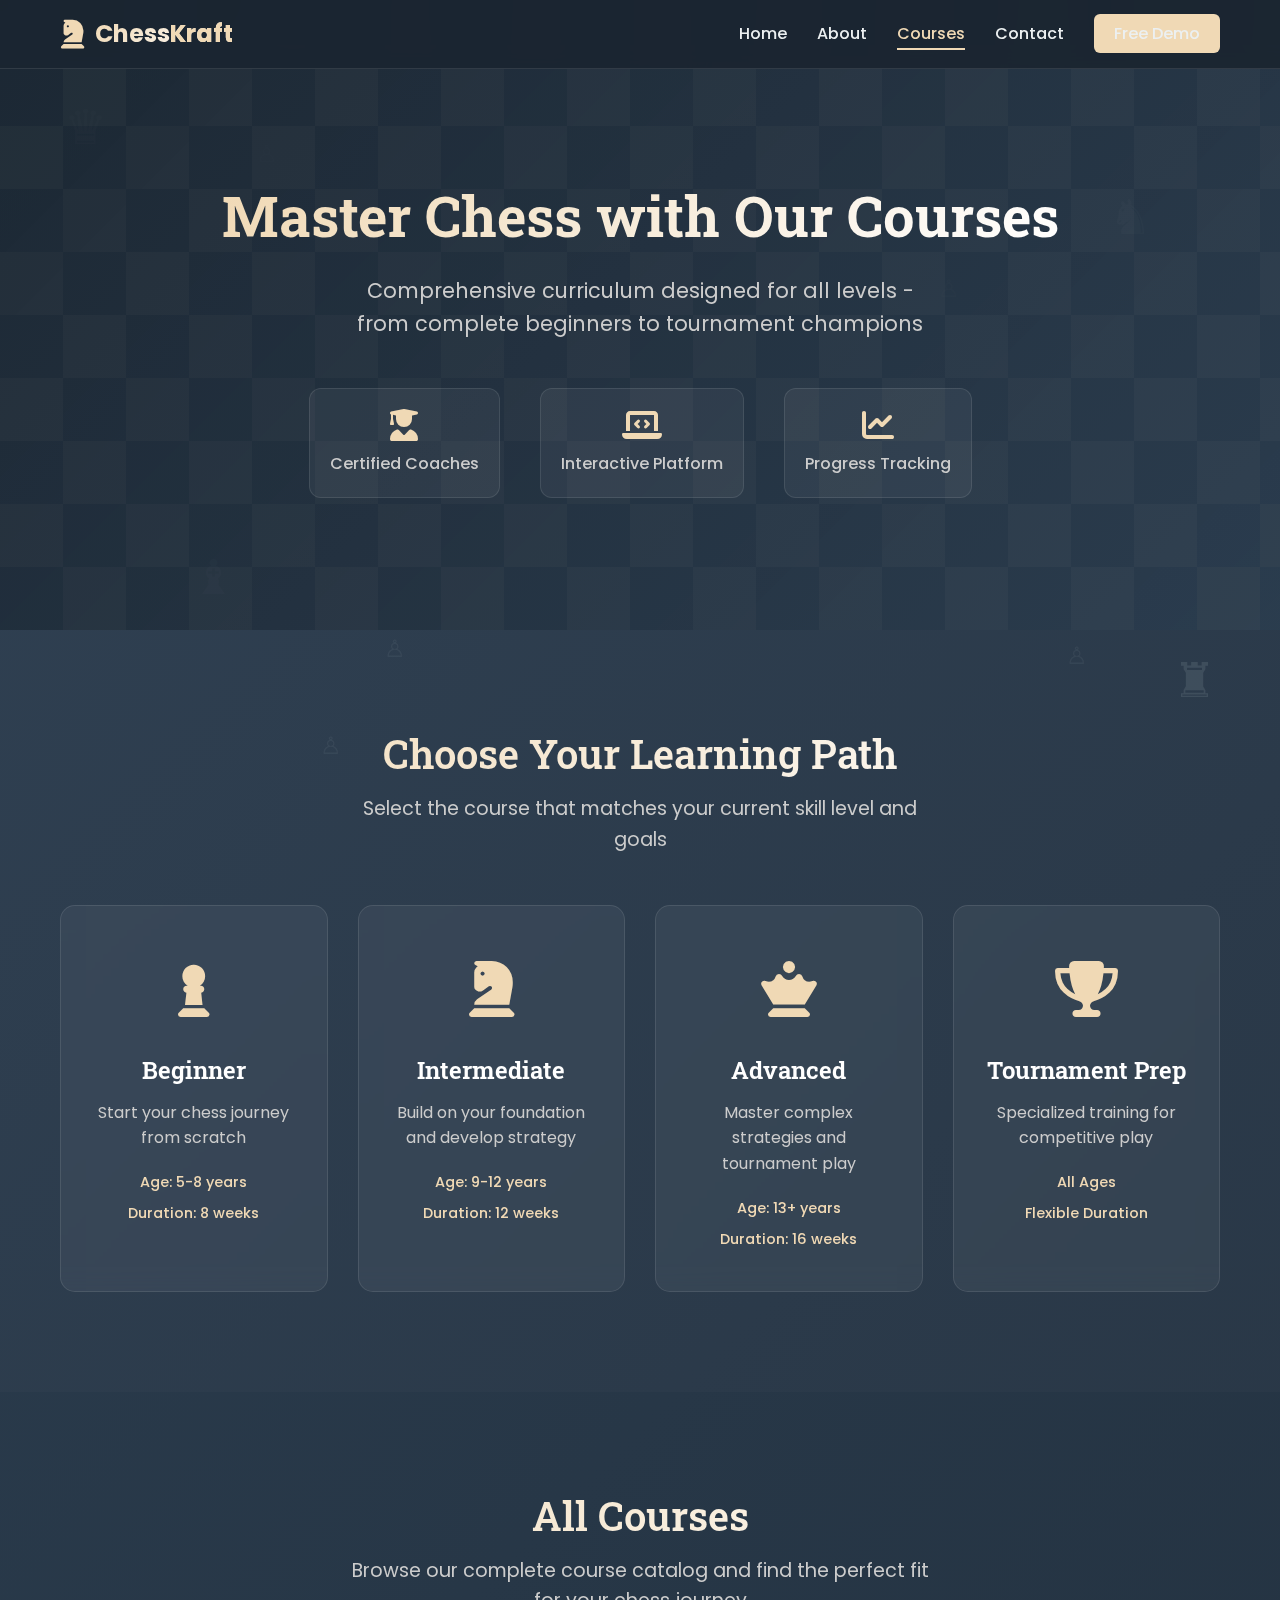
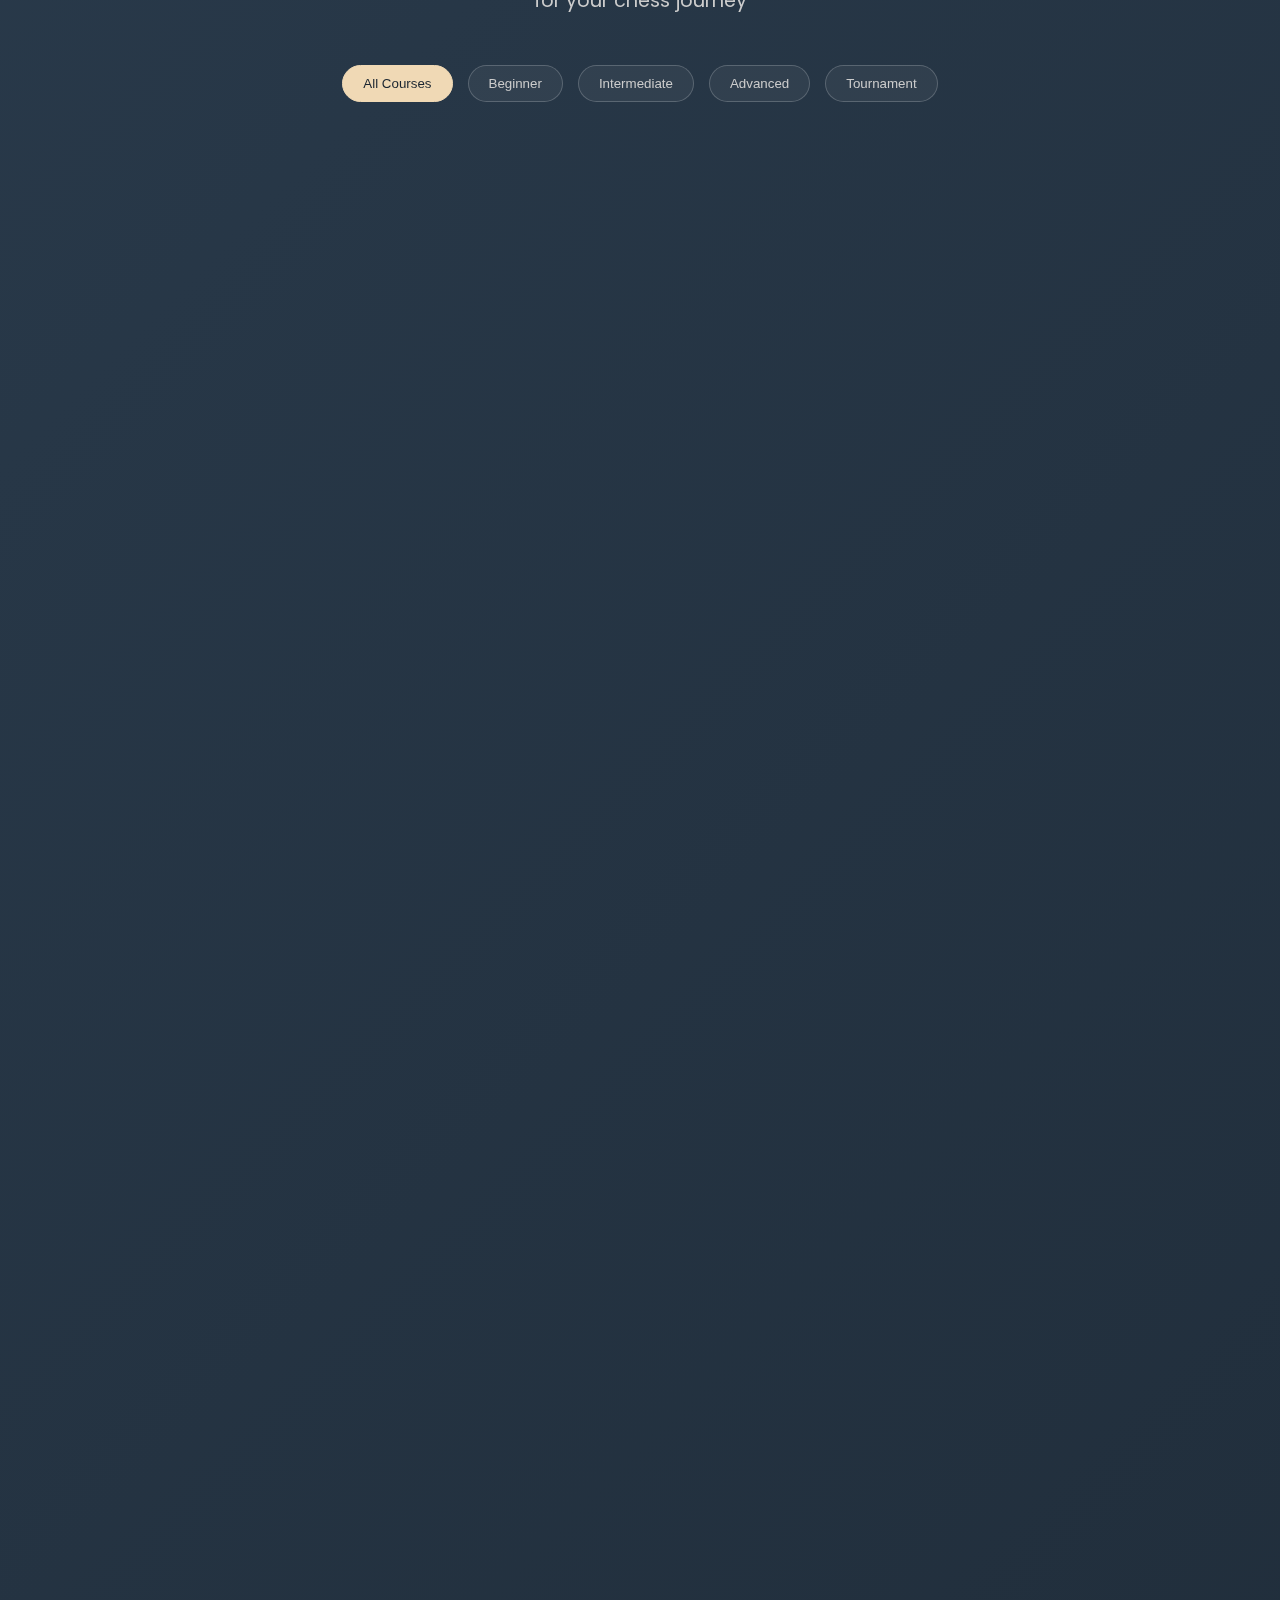
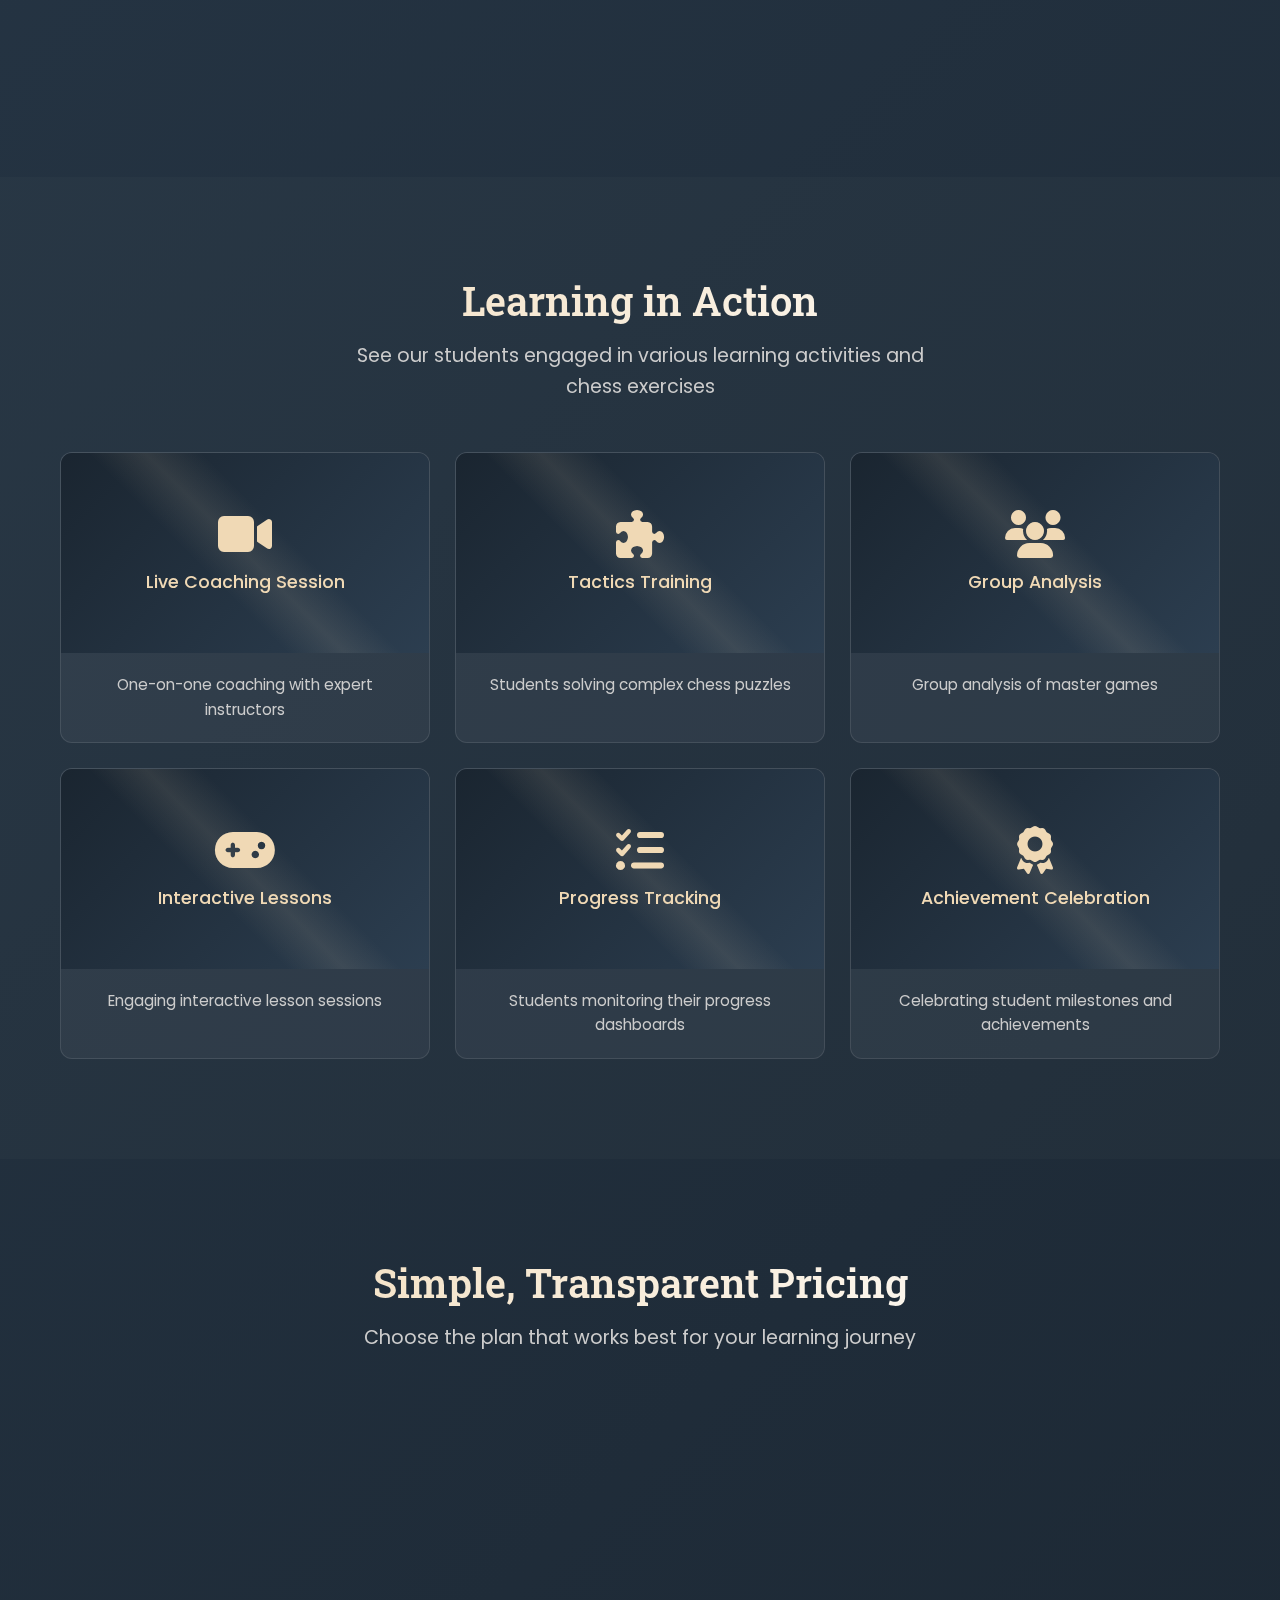
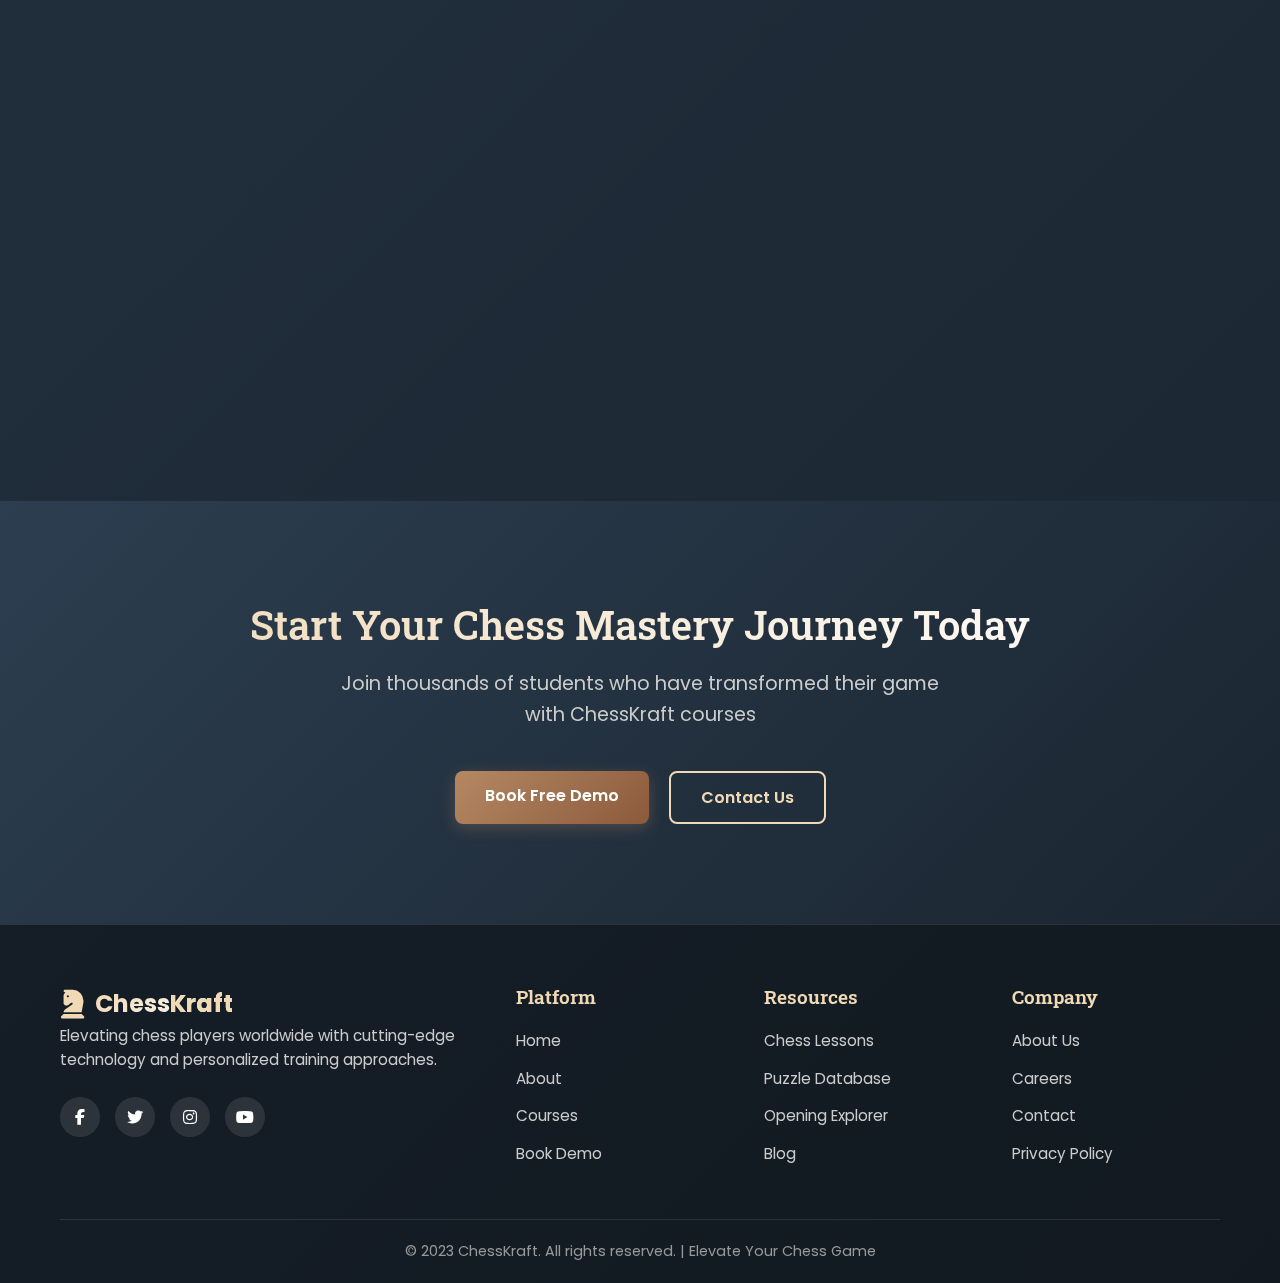
<file: chesskraft-website/courses.html>
<!DOCTYPE html>
<html lang="en">
<head>
    <meta charset="UTF-8">
    <meta name="viewport" content="width=device-width, initial-scale=1.0">
    <title>Courses - ChessKraft</title>
    <link rel="stylesheet" href="style.css">
    <link rel="stylesheet" href="courses.css">
    <link rel="stylesheet" href="https://cdnjs.cloudflare.com/ajax/libs/font-awesome/6.4.0/css/all.min.css">
    <link href="https://fonts.googleapis.com/css2?family=Poppins:wght@300;400;500;600;700&family=Roboto+Slab:wght@300;400;500;600&display=swap" rel="stylesheet">
</head>
<body>
    <!-- Animated Background -->
    <div class="animated-bg">
        <div class="chess-piece-anim piece-1">♛</div>
        <div class="chess-piece-anim piece-2">♞</div>
        <div class="chess-piece-anim piece-3">♝</div>
        <div class="chess-piece-anim piece-4">♜</div>
        <div class="floating-pawns">
            <span>♙</span><span>♙</span><span>♙</span><span>♙</span><span>♙</span>
        </div>
    </div>

    <!-- Header -->
    <header class="header">
        <div class="container">
            <nav class="nav">
                <div class="logo">
                    <i class="fas fa-chess-knight logo-icon"></i>
                    <span class="logo-text">Chess<span class="logo-accent">Kraft</span></span>
                </div>
                <ul class="nav-links">
                    <li><a href="index.html" class="nav-link">Home</a></li>
                    <li><a href="about.html" class="nav-link">About</a></li>
                    <li><a href="courses.html" class="nav-link active">Courses</a></li>
                    <li><a href="contact.html" class="nav-link">Contact</a></li>
                    <li><a href="demo.html" class="nav-link btn-nav">Free Demo</a></li>
                </ul>
                <div class="mobile-menu-btn">
                    <i class="fas fa-bars"></i>
                </div>
            </nav>
        </div>
    </header>

    <!-- Courses Hero Section -->
    <section class="courses-hero">
        <div class="container">
            <div class="courses-hero-content">
                <h1 class="courses-hero-title">Master Chess with Our Courses</h1>
                <p class="courses-hero-subtitle">Comprehensive curriculum designed for all levels - from complete beginners to tournament champions</p>
                <div class="hero-features">
                    <div class="feature">
                        <i class="fas fa-user-graduate"></i>
                        <span>Certified Coaches</span>
                    </div>
                    <div class="feature">
                        <i class="fas fa-laptop-code"></i>
                        <span>Interactive Platform</span>
                    </div>
                    <div class="feature">
                        <i class="fas fa-chart-line"></i>
                        <span>Progress Tracking</span>
                    </div>
                </div>
            </div>
        </div>
    </section>

    <!-- Course Categories -->
    <section class="course-categories">
        <div class="container">
            <h2 class="section-title">Choose Your Learning Path</h2>
            <p class="section-subtitle">Select the course that matches your current skill level and goals</p>
            
            <div class="categories-grid">
                <div class="category-card" data-category="beginner">
                    <div class="category-icon">
                        <i class="fas fa-chess-pawn"></i>
                    </div>
                    <h3>Beginner</h3>
                    <p>Start your chess journey from scratch</p>
                    <div class="category-stats">
                        <span>Age: 5-8 years</span>
                        <span>Duration: 8 weeks</span>
                    </div>
                </div>
                
                <div class="category-card" data-category="intermediate">
                    <div class="category-icon">
                        <i class="fas fa-chess-knight"></i>
                    </div>
                    <h3>Intermediate</h3>
                    <p>Build on your foundation and develop strategy</p>
                    <div class="category-stats">
                        <span>Age: 9-12 years</span>
                        <span>Duration: 12 weeks</span>
                    </div>
                </div>
                
                <div class="category-card" data-category="advanced">
                    <div class="category-icon">
                        <i class="fas fa-chess-queen"></i>
                    </div>
                    <h3>Advanced</h3>
                    <p>Master complex strategies and tournament play</p>
                    <div class="category-stats">
                        <span>Age: 13+ years</span>
                        <span>Duration: 16 weeks</span>
                    </div>
                </div>
                
                <div class="category-card" data-category="tournament">
                    <div class="category-icon">
                        <i class="fas fa-trophy"></i>
                    </div>
                    <h3>Tournament Prep</h3>
                    <p>Specialized training for competitive play</p>
                    <div class="category-stats">
                        <span>All Ages</span>
                        <span>Flexible Duration</span>
                    </div>
                </div>
            </div>
        </div>
    </section>

    <!-- Courses Grid -->
    <section class="courses-grid-section">
        <div class="container">
            <h2 class="section-title">All Courses</h2>
            <p class="section-subtitle">Browse our complete course catalog and find the perfect fit for your chess journey</p>
            
            <div class="courses-filter">
                <button class="filter-btn active" data-filter="all">All Courses</button>
                <button class="filter-btn" data-filter="beginner">Beginner</button>
                <button class="filter-btn" data-filter="intermediate">Intermediate</button>
                <button class="filter-btn" data-filter="advanced">Advanced</button>
                <button class="filter-btn" data-filter="tournament">Tournament</button>
            </div>
            
            <div class="courses-container">
                <!-- Beginner Courses -->
                <div class="course-card beginner" data-category="beginner">
                    <div class="course-header">
                        <div class="course-badge beginner">Beginner</div>
                        <div class="course-icon">
                            <i class="fas fa-chess-pawn"></i>
                        </div>
                    </div>
                    <h3>Chess Fundamentals</h3>
                    <p class="course-description">Learn the basics of chess including piece movements, basic rules, and simple strategies.</p>
                    <div class="course-details">
                        <div class="detail">
                            <i class="fas fa-clock"></i>
                            <span>8 weeks</span>
                        </div>
                        <div class="detail">
                            <i class="fas fa-user-friends"></i>
                            <span>2 sessions/week</span>
                        </div>
                        <div class="detail">
                            <i class="fas fa-chart-bar"></i>
                            <span>Beginner Level</span>
                        </div>
                    </div>
                    <ul class="course-features">
                        <li>Piece movements and values</li>
                        <li>Basic checkmates</li>
                        <li>Simple tactics</li>
                        <li>Opening principles</li>
                        <li>Interactive puzzles</li>
                    </ul>
                    <div class="course-price">
                        <span class="price">Request For Call</span>
                        <span class="period">/course</span>
                    </div>
                    <div class="course-actions">
                        <a href="demo.html" class="btn btn-primary">Enroll Now</a>
                        <button class="btn btn-outline course-info">Learn More</button>
                    </div>
                </div>
                
                <div class="course-card beginner" data-category="beginner">
                    <div class="course-header">
                        <div class="course-badge beginner">Beginner</div>
                        <div class="course-icon">
                            <i class="fas fa-chess-board"></i>
                        </div>
                    </div>
                    <h3>Fun with Chess</h3>
                    <p class="course-description">Engaging course for young beginners focusing on fun while learning chess fundamentals.</p>
                    <div class="course-details">
                        <div class="detail">
                            <i class="fas fa-clock"></i>
                            <span>6 weeks</span>
                        </div>
                        <div class="detail">
                            <i class="fas fa-user-friends"></i>
                            <span>1 session/week</span>
                        </div>
                        <div class="detail">
                            <i class="fas fa-chart-bar"></i>
                            <span>Kids 5-8 years</span>
                        </div>
                    </div>
                    <ul class="course-features">
                        <li>Story-based learning</li>
                        <li>Colorful chess sets</li>
                        <li>Game-based activities</li>
                        <li>Parent involvement</li>
                        <li>Progress certificates</li>
                    </ul>
                    <div class="course-price">
                        <span class="price">Request For Call</span>
                        <span class="period">/course</span>
                    </div>
                    <div class="course-actions">
                        <a href="demo.html" class="btn btn-primary">Enroll Now</a>
                        <button class="btn btn-outline course-info">Learn More</button>
                    </div>
                </div>
                
                <!-- Intermediate Courses -->
                <div class="course-card intermediate" data-category="intermediate">
                    <div class="course-header">
                        <div class="course-badge intermediate">Intermediate</div>
                        <div class="course-icon">
                            <i class="fas fa-chess-knight"></i>
                        </div>
                    </div>
                    <h3>Tactics Mastery</h3>
                    <p class="course-description">Develop your tactical vision and learn to spot combinations in your games.</p>
                    <div class="course-details">
                        <div class="detail">
                            <i class="fas fa-clock"></i>
                            <span>10 weeks</span>
                        </div>
                        <div class="detail">
                            <i class="fas fa-user-friends"></i>
                            <span>3 sessions/week</span>
                        </div>
                        <div class="detail">
                            <i class="fas fa-chart-bar"></i>
                            <span>Intermediate Level</span>
                        </div>
                    </div>
                    <ul class="course-features">
                        <li>Fork, pin, and skewer tactics</li>
                        <li>Discovered attacks</li>
                        <li>Double checks</li>
                        <li>Deflection techniques</li>
                        <li>500+ tactical puzzles</li>
                    </ul>
                    <div class="course-price">
                        <span class="price">Request For Call</span>
                        <span class="period">/course</span>
                    </div>
                    <div class="course-actions">
                        <a href="demo.html" class="btn btn-primary">Enroll Now</a>
                        <button class="btn btn-outline course-info">Learn More</button>
                    </div>
                </div>
                
                <div class="course-card intermediate" data-category="intermediate">
                    <div class="course-header">
                        <div class="course-badge intermediate">Intermediate</div>
                        <div class="course-icon">
                            <i class="fas fa-chess-rook"></i>
                        </div>
                    </div>
                    <h3>Strategic Play</h3>
                    <p class="course-description">Learn positional concepts and strategic planning to outplay your opponents.</p>
                    <div class="course-details">
                        <div class="detail">
                            <i class="fas fa-clock"></i>
                            <span>12 weeks</span>
                        </div>
                        <div class="detail">
                            <i class="fas fa-user-friends"></i>
                            <span>3 sessions/week</span>
                        </div>
                        <div class="detail">
                            <i class="fas fa-chart-bar"></i>
                            <span>Intermediate Level</span>
                        </div>
                    </div>
                    <ul class="course-features">
                        <li>Pawn structure principles</li>
                        <li>Piece activity and coordination</li>
                        <li>Space advantage</li>
                        <li>Weak square strategy</li>
                        <li>Strategic planning exercises</li>
                    </ul>
                    <div class="course-price">
                        <span class="price">Request For Call</span>
                        <span class="period">/course</span>
                    </div>
                    <div class="course-actions">
                        <a href="demo.html" class="btn btn-primary">Enroll Now</a>
                        <button class="btn btn-outline course-info">Learn More</button>
                    </div>
                </div>
                
                <!-- Advanced Courses -->
                <div class="course-card advanced" data-category="advanced">
                    <div class="course-header">
                        <div class="course-badge advanced">Advanced</div>
                        <div class="course-icon">
                            <i class="fas fa-chess-queen"></i>
                        </div>
                    </div>
                    <h3>Advanced Strategy</h3>
                    <p class="course-description">Master complex strategic concepts and learn from grandmaster games.</p>
                    <div class="course-details">
                        <div class="detail">
                            <i class="fas fa-clock"></i>
                            <span>16 weeks</span>
                        </div>
                        <div class="detail">
                            <i class="fas fa-user-friends"></i>
                            <span>4 sessions/week</span>
                        </div>
                        <div class="detail">
                            <i class="fas fa-chart-bar"></i>
                            <span>Advanced Level</span>
                        </div>
                    </div>
                    <ul class="course-features">
                        <li>Prophylactic thinking</li>
                        <li>Strategic exchange sacrifices</li>
                        <li>Positional pawn breaks</li>
                        <li>Grandmaster game analysis</li>
                        <li>One-on-one coaching sessions</li>
                    </ul>
                    <div class="course-price">
                        <span class="price">Request For Call</span>
                        <span class="period">/course</span>
                    </div>
                    <div class="course-actions">
                        <a href="demo.html" class="btn btn-primary">Enroll Now</a>
                        <button class="btn btn-outline course-info">Learn More</button>
                    </div>
                </div>
                
                <!-- Tournament Courses -->
                <div class="course-card tournament" data-category="tournament">
                    <div class="course-header">
                        <div class="course-badge tournament">Tournament</div>
                        <div class="course-icon">
                            <i class="fas fa-trophy"></i>
                        </div>
                    </div>
                    <h3>Tournament Preparation</h3>
                    <p class="course-description">Comprehensive preparation for chess tournaments at all levels.</p>
                    <div class="course-details">
                        <div class="detail">
                            <i class="fas fa-clock"></i>
                            <span>Flexible</span>
                        </div>
                        <div class="detail">
                            <i class="fas fa-user-friends"></i>
                            <span>Custom schedule</span>
                        </div>
                        <div class="detail">
                            <i class="fas fa-chart-bar"></i>
                            <span>All Levels</span>
                        </div>
                    </div>
                    <ul class="course-features">
                        <li>Opening repertoire development</li>
                        <li>Time management strategies</li>
                        <li>Psychological preparation</li>
                        <li>Mock tournament simulations</li>
                        <li>Post-game analysis sessions</li>
                    </ul>
                    <div class="course-price">
                        <span class="price">Custom</span>
                        <span class="period">Pricing</span>
                    </div>
                    <div class="course-actions">
                        <a href="demo.html" class="btn btn-primary">Get Quote</a>
                        <button class="btn btn-outline course-info">Learn More</button>
                    </div>
                </div>
            </div>
        </div>
    </section>

    <!-- Course Gallery -->
    <section class="course-gallery">
        <div class="container">
            <h2 class="section-title">Learning in Action</h2>
            <p class="section-subtitle">See our students engaged in various learning activities and chess exercises</p>
            
            <div class="gallery-container">
                <div class="gallery-grid">
                    <div class="gallery-item">
                        <div class="gallery-image">
                            <div class="image-placeholder">
                                <i class="fas fa-video"></i>
                                <span>Live Coaching Session</span>
                            </div>
                        </div>
                        <div class="gallery-caption">One-on-one coaching with expert instructors</div>
                    </div>
                    
                    <div class="gallery-item">
                        <div class="gallery-image">
                            <div class="image-placeholder">
                                <i class="fas fa-puzzle-piece"></i>
                                <span>Tactics Training</span>
                            </div>
                        </div>
                        <div class="gallery-caption">Students solving complex chess puzzles</div>
                    </div>
                    
                    <div class="gallery-item">
                        <div class="gallery-image">
                            <div class="image-placeholder">
                                <i class="fas fa-users"></i>
                                <span>Group Analysis</span>
                            </div>
                        </div>
                        <div class="gallery-caption">Group analysis of master games</div>
                    </div>
                    
                    <div class="gallery-item">
                        <div class="gallery-image">
                            <div class="image-placeholder">
                                <i class="fas fa-gamepad"></i>
                                <span>Interactive Lessons</span>
                            </div>
                        </div>
                        <div class="gallery-caption">Engaging interactive lesson sessions</div>
                    </div>
                    
                    <div class="gallery-item">
                        <div class="gallery-image">
                            <div class="image-placeholder">
                                <i class="fas fa-tasks"></i>
                                <span>Progress Tracking</span>
                            </div>
                        </div>
                        <div class="gallery-caption">Students monitoring their progress dashboards</div>
                    </div>
                    
                    <div class="gallery-item">
                        <div class="gallery-image">
                            <div class="image-placeholder">
                                <i class="fas fa-award"></i>
                                <span>Achievement Celebration</span>
                            </div>
                        </div>
                        <div class="gallery-caption">Celebrating student milestones and achievements</div>
                    </div>
                </div>
            </div>
        </div>
    </section>

    <!-- Pricing Section -->
    <section class="pricing-section">
        <div class="container">
            <h2 class="section-title">Simple, Transparent Pricing</h2>
            <p class="section-subtitle">Choose the plan that works best for your learning journey</p>
            
            <div class="pricing-grid">
                <div class="pricing-card">
                    <div class="pricing-header">
                        <h3>Basic Plan</h3>
                        <div class="price">
                            <span class="amount">Request For Call</span>
                            <span class="period">/month</span>
                        </div>
                    </div>
                    <ul class="pricing-features">
                        <li>Access to basic course materials</li>
                        <li>Weekly group sessions</li>
                        <li>Email support</li>
                        <li>Progress tracking</li>
                        <li class="excluded">One-on-one coaching</li>
                        <li class="excluded">Tournament preparation</li>
                    </ul>
                    <a href="demo.html" class="btn btn-outline">Start Basic</a>
                </div>
                
                <div class="pricing-card featured">
                    <div class="pricing-badge">Most Popular</div>
                    <div class="pricing-header">
                        <h3>Pro Plan</h3>
                        <div class="price">
                            <span class="amount">Request For Call</span>
                            <span class="period">/month</span>
                        </div>
                    </div>
                    <ul class="pricing-features">
                        <li>All basic features</li>
                        <li>Two one-on-one sessions/month</li>
                        <li>Priority email support</li>
                        <li>Advanced analytics</li>
                        <li>Tournament preparation</li>
                        <li>Certificate of completion</li>
                    </ul>
                    <a href="demo.html" class="btn btn-primary">Go Pro</a>
                </div>
                
                <div class="pricing-card">
                    <div class="pricing-header">
                        <h3>Elite Plan</h3>
                        <div class="price">
                            <span class="amount">Request For Call</span>
                            <span class="period">/month</span>
                        </div>
                    </div>
                    <ul class="pricing-features">
                        <li>All pro features</li>
                        <li>Weekly one-on-one coaching</li>
                        <li>24/7 priority support</li>
                        <li>Custom training plan</li>
                        <li>Tournament entry support</li>
                        <li>Master class workshops</li>
                    </ul>
                    <a href="demo.html" class="btn btn-outline">Go Elite</a>
                </div>
            </div>
        </div>
    </section>

    <!-- CTA Section -->
    <section class="courses-cta">
        <div class="container">
            <div class="cta-content">
                <h2>Start Your Chess Mastery Journey Today</h2>
                <p>Join thousands of students who have transformed their game with ChessKraft courses</p>
                <div class="cta-buttons">
                    <a href="demo.html" class="btn btn-primary">Book Free Demo</a>
                    <a href="contact.html" class="btn btn-secondary">Contact Us</a>
                </div>
            </div>
        </div>
    </section>

    <!-- Footer -->
    <footer class="footer">
        <div class="container">
            <div class="footer-content">
                <div class="footer-section">
                    <div class="logo">
                        <i class="fas fa-chess-knight logo-icon"></i>
                        <span class="logo-text">Chess<span class="logo-accent">Kraft</span></span>
                    </div>
                    <p>Elevating chess players worldwide with cutting-edge technology and personalized training approaches.</p>
                    <div class="social-links">
                        <a href="#"><i class="fab fa-facebook-f"></i></a>
                        <a href="#"><i class="fab fa-twitter"></i></a>
                        <a href="#"><i class="fab fa-instagram"></i></a>
                        <a href="#"><i class="fab fa-youtube"></i></a>
                    </div>
                </div>
                <div class="footer-section">
                    <h4>Platform</h4>
                    <ul>
                        <li><a href="index.html">Home</a></li>
                        <li><a href="about.html">About</a></li>
                        <li><a href="courses.html">Courses</a></li>
                        <li><a href="demo.html">Book Demo</a></li>
                    </ul>
                </div>
                <div class="footer-section">
                    <h4>Resources</h4>
                    <ul>
                        <li><a href="#">Chess Lessons</a></li>
                        <li><a href="#">Puzzle Database</a></li>
                        <li><a href="#">Opening Explorer</a></li>
                        <li><a href="#">Blog</a></li>
                    </ul>
                </div>
                <div class="footer-section">
                    <h4>Company</h4>
                    <ul>
                        <li><a href="#">About Us</a></li>
                        <li><a href="#">Careers</a></li>
                        <li><a href="contact.html">Contact</a></li>
                        <li><a href="#">Privacy Policy</a></li>
                    </ul>
                </div>
            </div>
            <div class="footer-bottom">
                <p>&copy; 2023 ChessKraft. All rights reserved. | Elevate Your Chess Game</p>
            </div>
        </div>
    </footer>

    <script src="script.js"></script>
    <script src="courses.js"></script>
</body>
</html>
</file>
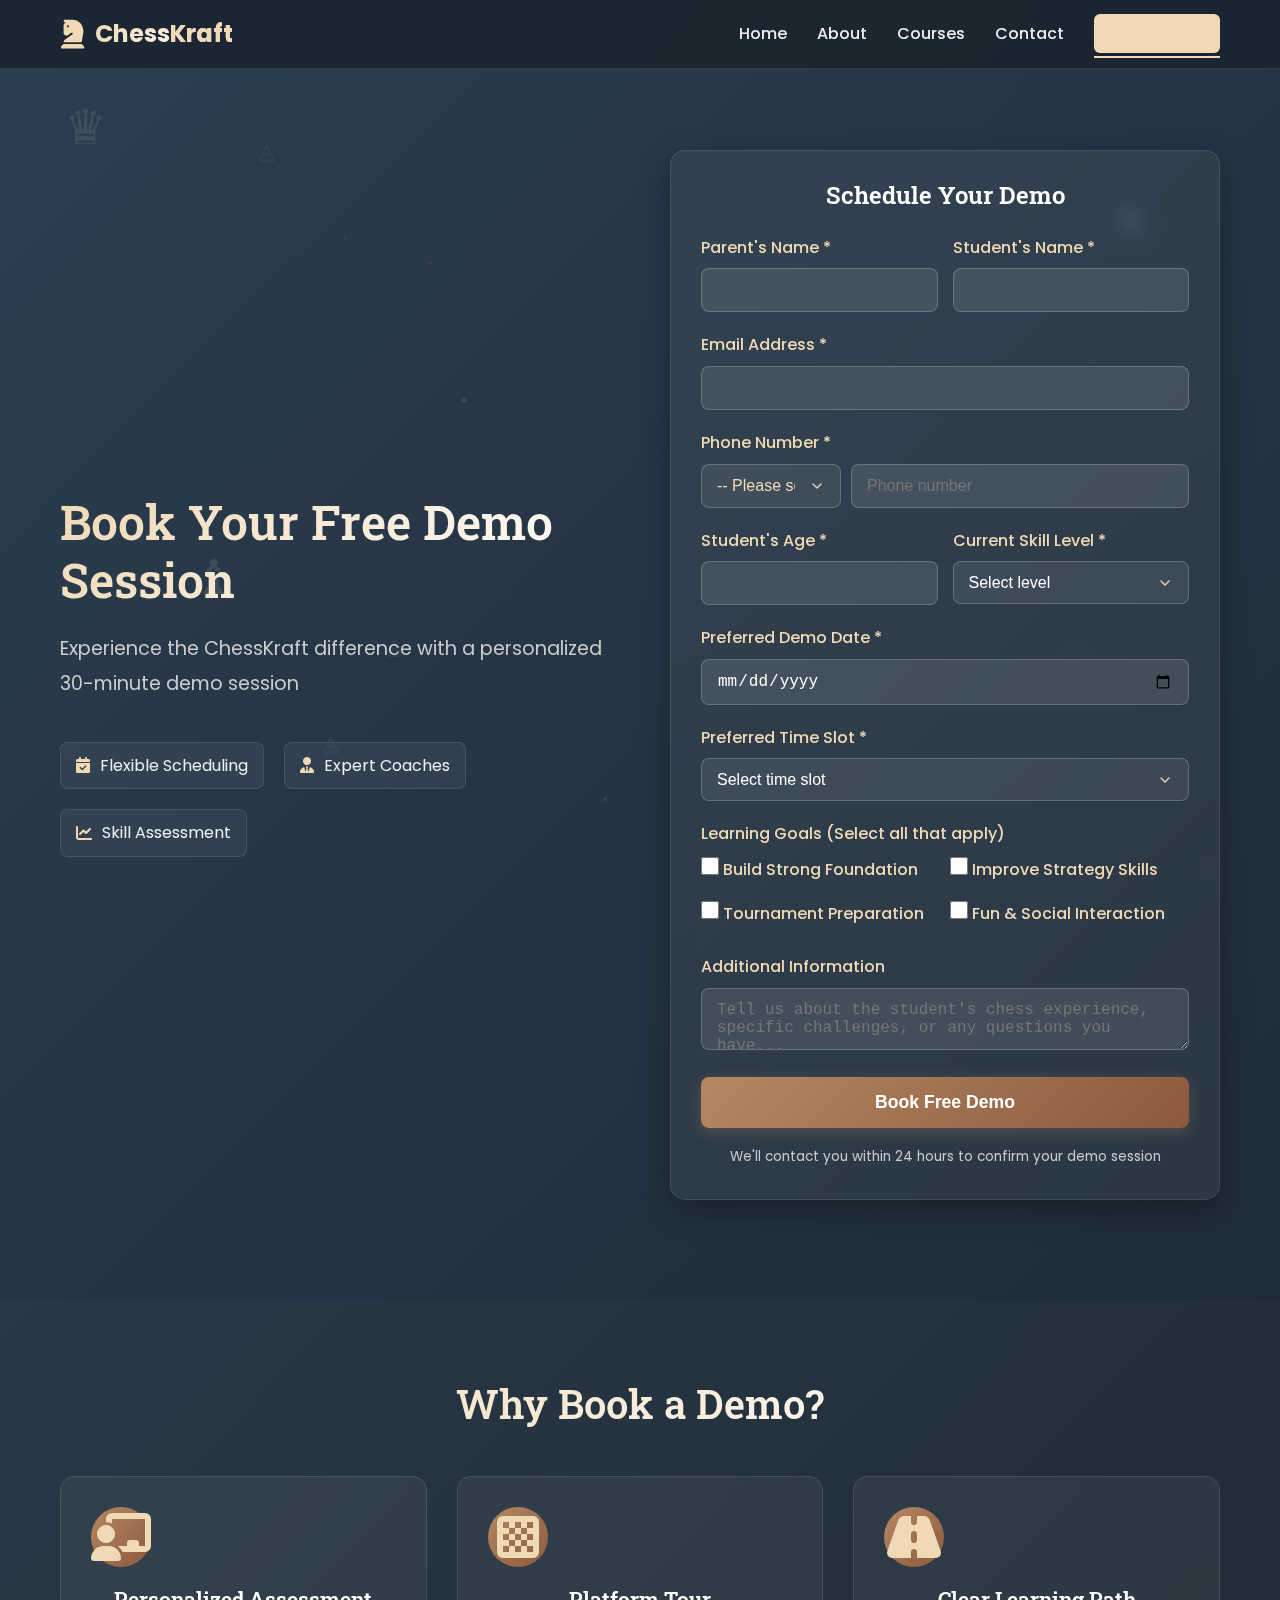
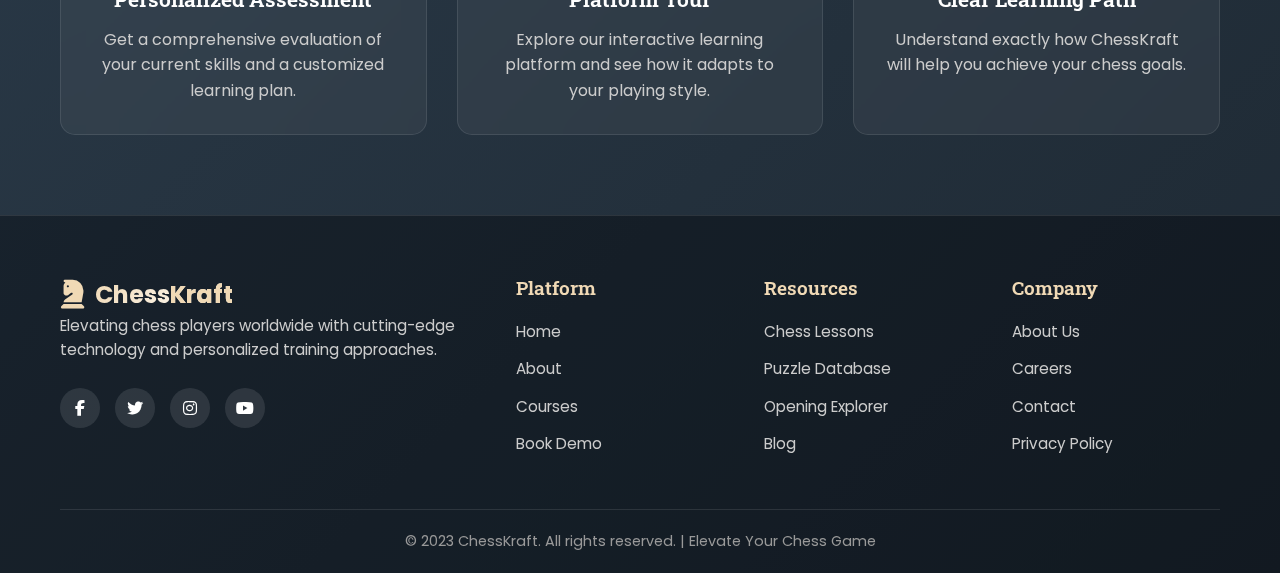
<file: chesskraft-website/demo.html>
<!DOCTYPE html>
<html lang="en">
<head>
    <meta charset="UTF-8">
    <meta name="viewport" content="width=device-width, initial-scale=1.0">
    <title>Book Free Demo - ChessKraft</title>
    <link rel="stylesheet" href="style.css">
    <link rel="stylesheet" href="https://cdnjs.cloudflare.com/ajax/libs/font-awesome/6.4.0/css/all.min.css">
    <link href="https://fonts.googleapis.com/css2?family=Poppins:wght@300;400;500;600;700&family=Roboto+Slab:wght@300;400;500;600&display=swap" rel="stylesheet">
</head>
<body>
    <!-- Animated Background -->
    <div class="animated-bg">
        <div class="chess-piece-anim piece-1">♛</div>
        <div class="chess-piece-anim piece-2">♞</div>
        <div class="chess-piece-anim piece-3">♝</div>
        <div class="floating-pawns">
            <span>♙</span><span>♙</span><span>♙</span><span>♙</span><span>♙</span>
        </div>
    </div>

    <!-- Header -->
    <header class="header">
        <div class="container">
            <nav class="nav">
                <div class="logo">
                    <i class="fas fa-chess-knight logo-icon"></i>
                    <span class="logo-text">Chess<span class="logo-accent">Kraft</span></span>
                </div>
                <ul class="nav-links">
                    <li><a href="index.html" class="nav-link">Home</a></li>
                    <li><a href="about.html" class="nav-link">About</a></li>
                    <li><a href="courses.html" class="nav-link">Courses</a></li>
                    <li><a href="contact.html" class="nav-link">Contact</a></li>
                    <li><a href="demo.html" class="nav-link btn-nav active">Free Demo</a></li>
                </ul>
                <div class="mobile-menu-btn">
                    <i class="fas fa-bars"></i>
                </div>
            </nav>
        </div>
    </header>

    <!-- Demo Hero Section -->
    <section class="demo-hero">
        <div class="container">
            <div class="demo-hero-content">
                <div class="demo-hero-text">
                    <h1>Book Your Free Demo Session</h1>
                    <p>Experience the ChessKraft difference with a personalized 30-minute demo session</p>
                    <div class="demo-features">
                        <div class="demo-feature">
                            <i class="fas fa-calendar-check"></i>
                            <span>Flexible Scheduling</span>
                        </div>
                        <div class="demo-feature">
                            <i class="fas fa-user-tie"></i>
                            <span>Expert Coaches</span>
                        </div>
                        <div class="demo-feature">
                            <i class="fas fa-chart-line"></i>
                            <span>Skill Assessment</span>
                        </div>
                    </div>
                </div>
                <div class="demo-form-container">
                    <div class="demo-form">
                        <h3>Schedule Your Demo</h3>
                        <form id="demoForm" action="https://api.web3forms.com/submit" method="POST">
                            <input type="hidden" name="access_key" value="f259bacc-4666-4aee-961e-53c46dcbe6c3">
                            <input type="hidden" name="subject" value="New ChessKraft Demo Request">
                            <input type="hidden" name="from_name" value="ChessKraft Website">
                            <input type="checkbox" name="botcheck" style="display: none;">
                            
                            <div class="form-row">
                                <div class="form-group">
                                    <label for="parentName">Parent's Name *</label>
                                    <input type="text" id="parentName" name="parentName" class="form-control" required>
                                </div>
                                <div class="form-group">
                                    <label for="studentName">Student's Name *</label>
                                    <input type="text" id="studentName" name="studentName" class="form-control" required>
                                </div>
                            </div>
                            
                            <div class="form-group">
                                <label for="email">Email Address *</label>
                                <input type="email" id="email" name="email" class="form-control" required>
                            </div>
                            
                            <div class="form-group">
                                <label for="phone">Phone Number *</label>
                                <div class="phone-input-group">
                                    <select id="countryCode" name="countryCode" class="form-control country-code" required>
                                        <option value="">-- Please select your country --</option>
                        <option value="AF">Afghanistan</option>
                        <option value="AL">Albania</option>
                        <option value="DZ">Algeria</option>
                        <option value="AS">American Samoa</option>
                        <option value="AD">Andorra</option>
                        <option value="AO">Angola</option>
                        <option value="AI">Anguilla</option>
                        <option value="AQ">Antarctica</option>
                        <option value="AG">Antigua and Barbuda</option>
                        <option value="AR">Argentina</option>
                        <option value="AM">Armenia</option>
                        <option value="AW">Aruba</option>
                        <option value="AU">Australia</option>
                        <option value="AT">Austria</option>
                        <option value="AZ">Azerbaijan</option>
                        <option value="BS">Bahamas</option>
                        <option value="BH">Bahrain</option>
                        <option value="BD">Bangladesh</option>
                        <option value="BB">Barbados</option>
                        <option value="BY">Belarus</option>
                        <option value="BE">Belgium</option>
                        <option value="BZ">Belize</option>
                        <option value="BJ">Benin</option>
                        <option value="BM">Bermuda</option>
                        <option value="BT">Bhutan</option>
                        <option value="BO">Bolivia</option>
                        <option value="BA">Bosnia and Herzegovina</option>
                        <option value="BW">Botswana</option>
                        <option value="BV">Bouvet Island</option>
                        <option value="BR">Brazil</option>
                        <option value="IO">British Indian Ocean Territory</option>
                        <option value="BN">Brunei Darussalam</option>
                        <option value="BG">Bulgaria</option>
                        <option value="BF">Burkina Faso</option>
                        <option value="BI">Burundi</option>
                        <option value="KH">Cambodia</option>
                        <option value="CM">Cameroon</option>
                        <option value="CA">Canada</option>
                        <option value="CV">Cape Verde</option>
                        <option value="KY">Cayman Islands</option>
                        <option value="CF">Central African Republic</option>
                        <option value="TD">Chad</option>
                        <option value="CL">Chile</option>
                        <option value="CN">China</option>
                        <option value="CX">Christmas Island</option>
                        <option value="CC">Cocos (Keeling) Islands</option>
                        <option value="CO">Colombia</option>
                        <option value="KM">Comoros</option>
                        <option value="CG">Congo</option>
                        <option value="CD">Congo, the Democratic Republic of the</option>
                        <option value="CK">Cook Islands</option>
                        <option value="CR">Costa Rica</option>
                        <option value="CI">Côte d'Ivoire</option>
                        <option value="HR">Croatia</option>
                        <option value="CU">Cuba</option>
                        <option value="CY">Cyprus</option>
                        <option value="CZ">Czech Republic</option>
                        <option value="DK">Denmark</option>
                        <option value="DJ">Djibouti</option>
                        <option value="DM">Dominica</option>
                        <option value="DO">Dominican Republic</option>
                        <option value="EC">Ecuador</option>
                        <option value="EG">Egypt</option>
                        <option value="SV">El Salvador</option>
                        <option value="GQ">Equatorial Guinea</option>
                        <option value="ER">Eritrea</option>
                        <option value="EE">Estonia</option>
                        <option value="ET">Ethiopia</option>
                        <option value="FK">Falkland Islands (Malvinas)</option>
                        <option value="FO">Faroe Islands</option>
                        <option value="FJ">Fiji</option>
                        <option value="FI">Finland</option>
                        <option value="FR">France</option>
                        <option value="GF">French Guiana</option>
                        <option value="PF">French Polynesia</option>
                        <option value="TF">French Southern Territories</option>
                        <option value="GA">Gabon</option>
                        <option value="GM">Gambia</option>
                        <option value="GE">Georgia</option>
                        <option value="DE">Germany</option>
                        <option value="GH">Ghana</option>
                        <option value="GI">Gibraltar</option>
                        <option value="GR">Greece</option>
                        <option value="GL">Greenland</option>
                        <option value="GD">Grenada</option>
                        <option value="GP">Guadeloupe</option>
                        <option value="GU">Guam</option>
                        <option value="GT">Guatemala</option>
                        <option value="GN">Guinea</option>
                        <option value="GW">Guinea-Bissau</option>
                        <option value="GY">Guyana</option>
                        <option value="HT">Haiti</option>
                        <option value="HM">Heard Island and McDonald Islands</option>
                        <option value="VA">Holy See (Vatican City State)</option>
                        <option value="HN">Honduras</option>
                        <option value="HK">Hong Kong</option>
                        <option value="HU">Hungary</option>
                        <option value="IS">Iceland</option>
                        <option value="IN">India</option>
                        <option value="ID">Indonesia</option>
                        <option value="IR">Iran, Islamic Republic of</option>
                        <option value="IQ">Iraq</option>
                        <option value="IE">Ireland</option>
                        <option value="IL">Israel</option>
                        <option value="IT">Italy</option>
                        <option value="JM">Jamaica</option>
                        <option value="JP">Japan</option>
                        <option value="JO">Jordan</option>
                        <option value="KZ">Kazakhstan</option>
                        <option value="KE">Kenya</option>
                        <option value="KI">Kiribati</option>
                        <option value="KP">Korea, Democratic People's Republic of</option>
                        <option value="KR">Korea, Republic of</option>
                        <option value="KW">Kuwait</option>
                        <option value="KG">Kyrgyzstan</option>
                        <option value="LA">Lao People's Democratic Republic</option>
                        <option value="LV">Latvia</option>
                        <option value="LB">Lebanon</option>
                        <option value="LS">Lesotho</option>
                        <option value="LR">Liberia</option>
                        <option value="LY">Libyan Arab Jamahiriya</option>
                        <option value="LI">Liechtenstein</option>
                        <option value="LT">Lithuania</option>
                        <option value="LU">Luxembourg</option>
                        <option value="MO">Macao</option>
                        <option value="MK">Macedonia, the former Yugoslav Republic of</option>
                        <option value="MG">Madagascar</option>
                        <option value="MW">Malawi</option>
                        <option value="MY">Malaysia</option>
                        <option value="MV">Maldives</option>
                        <option value="ML">Mali</option>
                        <option value="MT">Malta</option>
                        <option value="MH">Marshall Islands</option>
                        <option value="MQ">Martinique</option>
                        <option value="MR">Mauritania</option>
                        <option value="MU">Mauritius</option>
                        <option value="YT">Mayotte</option>
                        <option value="MX">Mexico</option>
                        <option value="FM">Micronesia, Federated States of</option>
                        <option value="MD">Moldova, Republic of</option>
                        <option value="MC">Monaco</option>
                        <option value="MN">Mongolia</option>
                        <option value="MS">Montserrat</option>
                        <option value="MA">Morocco</option>
                        <option value="MZ">Mozambique</option>
                        <option value="MM">Myanmar</option>
                        <option value="NA">Namibia</option>
                        <option value="NR">Nauru</option>
                        <option value="NP">Nepal</option>
                        <option value="NL">Netherlands</option>
                        <option value="AN">Netherlands Antilles</option>
                        <option value="NC">New Caledonia</option>
                        <option value="NZ">New Zealand</option>
                        <option value="NI">Nicaragua</option>
                        <option value="NE">Niger</option>
                        <option value="NG">Nigeria</option>
                        <option value="NU">Niue</option>
                        <option value="NF">Norfolk Island</option>
                        <option value="MP">Northern Mariana Islands</option>
                        <option value="NO">Norway</option>
                        <option value="OM">Oman</option>
                        <option value="PK">Pakistan</option>
                        <option value="PW">Palau</option>
                        <option value="PS">Palestinian Territory, Occupied</option>
                        <option value="PA">Panama</option>
                        <option value="PG">Papua New Guinea</option>
                        <option value="PY">Paraguay</option>
                        <option value="PE">Peru</option>
                        <option value="PH">Philippines</option>
                        <option value="PN">Pitcairn</option>
                        <option value="PL">Poland</option>
                        <option value="PT">Portugal</option>
                        <option value="PR">Puerto Rico</option>
                        <option value="QA">Qatar</option>
                        <option value="RE">Reunion</option>
                        <option value="RO">Romania</option>
                        <option value="RU">Russian Federation</option>
                        <option value="RW">Rwanda</option>
                        <option value="SH">Saint Helena</option>
                        <option value="KN">Saint Kitts and Nevis</option>
                        <option value="LC">Saint Lucia</option>
                        <option value="PM">Saint Pierre and Miquelon</option>
                        <option value="VC">Saint Vincent and the Grenadines</option>
                        <option value="WS">Samoa</option>
                        <option value="SM">San Marino</option>
                        <option value="ST">Sao Tome and Principe</option>
                        <option value="SA">Saudi Arabia</option>
                        <option value="SN">Senegal</option>
                        <option value="CS">Serbia and Montenegro</option>
                        <option value="SC">Seychelles</option>
                        <option value="SL">Sierra Leone</option>
                        <option value="SG">Singapore</option>
                        <option value="SK">Slovakia</option>
                        <option value="SI">Slovenia</option>
                        <option value="SB">Solomon Islands</option>
                        <option value="SO">Somalia</option>
                        <option value="ZA">South Africa</option>
                        <option value="GS">South Georgia and the South Sandwich Islands</option>
                        <option value="ES">Spain</option>
                        <option value="LK">Sri Lanka</option>
                        <option value="SD">Sudan</option>
                        <option value="SR">Suriname</option>
                        <option value="SJ">Svalbard and Jan Mayen</option>
                        <option value="SZ">Swaziland</option>
                        <option value="SE">Sweden</option>
                        <option value="CH">Switzerland</option>
                        <option value="SY">Syrian Arab Republic</option>
                        <option value="TW">Taiwan, Province of China</option>
                        <option value="TJ">Tajikistan</option>
                        <option value="TZ">Tanzania, United Republic of</option>
                        <option value="TH">Thailand</option>
                        <option value="TL">Timor-Leste</option>
                        <option value="TG">Togo</option>
                        <option value="TK">Tokelau</option>
                        <option value="TO">Tonga</option>
                        <option value="TT">Trinidad and Tobago</option>
                        <option value="TN">Tunisia</option>
                        <option value="TR">Turkey</option>
                        <option value="TM">Turkmenistan</option>
                        <option value="TC">Turks and Caicos Islands</option>
                        <option value="TV">Tuvalu</option>
                        <option value="UG">Uganda</option>
                        <option value="UA">Ukraine</option>
                        <option value="AE">United Arab Emirates</option>
                        <option value="GB">United Kingdom</option>
                        <option value="US">United States</option>
                        <option value="UM">United States Minor Outlying Islands</option>
                        <option value="UY">Uruguay</option>
                        <option value="UZ">Uzbekistan</option>
                        <option value="VU">Vanuatu</option>
                        <option value="VE">Venezuela</option>
                        <option value="VN">Viet Nam</option>
                        <option value="VG">Virgin Islands, British</option>
                        <option value="VI">Virgin Islands, U.S.</option>
                        <option value="WF">Wallis and Futuna</option>
                        <option value="EH">Western Sahara</option>
                        <option value="YE">Yemen</option>
                        <option value="ZM">Zambia</option>
                        <option value="ZW">Zimbabwe</option>

                                        
                                    </select>
                                    <input type="tel" id="phone" name="phone" class="form-control phone-number" placeholder="Phone number" required>
                                </div>
                                
                            </div>
                            
                            <div class="form-row">
                                <div class="form-group">
                                    <label for="studentAge">Student's Age *</label>
                                    <input type="number" id="studentAge" name="studentAge" class="form-control" min="4" max="50" required>
                                </div>
                                <div class="form-group">
                                    <label for="skillLevel">Current Skill Level *</label>
                                    <select id="skillLevel" name="skillLevel" class="form-control" required>
                                        <option value="">Select level</option>
                                        <option value="beginner">Beginner (Just starting)</option>
                                        <option value="novice">Novice (Knows basic rules)</option>
                                        <option value="intermediate">Intermediate (Can play complete games)</option>
                                        <option value="advanced">Advanced (Tournament experience)</option>
                                    </select>
                                </div>
                            </div>
                            
                            <div class="form-group">
                                <label for="preferredDate">Preferred Demo Date *</label>
                                <input type="date" id="preferredDate" name="preferredDate" class="form-control" required>
                            </div>
                            
                            <div class="form-group">
                                <label for="preferredTime">Preferred Time Slot *</label>
                                <select id="preferredTime" name="preferredTime" class="form-control" required>
                                    <option value="">Select time slot</option>
                                    <option value="morning">Morning (9 AM - 12 PM)</option>
                                    <option value="afternoon">Afternoon (12 PM - 4 PM)</option>
                                    <option value="evening">Evening (4 PM - 7 PM)</option>
                                    <option value="weekend">Weekend (Flexible)</option>
                                </select>
                            </div>
                            
                            <div class="form-group">
                                <label>Learning Goals (Select all that apply)</label>
                                <div class="interests-grid">
                                    <label class="interest-option">
                                        <input type="checkbox" name="goals" value="foundation"> Build Strong Foundation
                                    </label>
                                    <label class="interest-option">
                                        <input type="checkbox" name="goals" value="strategy"> Improve Strategy Skills
                                    </label>
                                    <label class="interest-option">
                                        <input type="checkbox" name="goals" value="tournament"> Tournament Preparation
                                    </label>
                                    <label class="interest-option">
                                        <input type="checkbox" name="goals" value="fun"> Fun & Social Interaction
                                    </label>
                                </div>
                            </div>
                            
                            <div class="form-group">
                                <label for="message">Additional Information</label>
                                <textarea id="message" name="message" class="form-control" placeholder="Tell us about the student's chess experience, specific challenges, or any questions you have..."></textarea>
                            </div>
                            
                            <button type="submit" class="btn btn-primary btn-full">
                                <span class="btn-text">Book Free Demo</span>
                                <div class="btn-loading">
                                    <i class="fas fa-spinner fa-spin"></i> Booking...
                                </div>
                            </button>
                            
                            <div class="form-note">
                                <small>We'll contact you within 24 hours to confirm your demo session</small>
                            </div>
                        </form>
                    </div>
                </div>
            </div>
        </div>
    </section>

    <!-- Demo Benefits -->
    <section class="demo-benefits">
        <div class="container">
            <h2>Why Book a Demo?</h2>
            <div class="benefits-grid">
                <div class="benefit-card">
                    <div class="benefit-icon">
                        <i class="fas fa-chalkboard-teacher"></i>
                    </div>
                    <h3>Personalized Assessment</h3>
                    <p>Get a comprehensive evaluation of your current skills and a customized learning plan.</p>
                </div>
                <div class="benefit-card">
                    <div class="benefit-icon">
                        <i class="fas fa-chess-board"></i>
                    </div>
                    <h3>Platform Tour</h3>
                    <p>Explore our interactive learning platform and see how it adapts to your playing style.</p>
                </div>
                <div class="benefit-card">
                    <div class="benefit-icon">
                        <i class="fas fa-road"></i>
                    </div>
                    <h3>Clear Learning Path</h3>
                    <p>Understand exactly how ChessKraft will help you achieve your chess goals.</p>
                </div>
            </div>
        </div>
    </section>

    <!-- Footer -->
    <footer class="footer">
        <div class="container">
            <div class="footer-content">
                <div class="footer-section">
                    <div class="logo">
                        <i class="fas fa-chess-knight logo-icon"></i>
                        <span class="logo-text">Chess<span class="logo-accent">Kraft</span></span>
                    </div>
                    <p>Elevating chess players worldwide with cutting-edge technology and personalized training approaches.</p>
                    <div class="social-links">
                        <a href="#"><i class="fab fa-facebook-f"></i></a>
                        <a href="#"><i class="fab fa-twitter"></i></a>
                        <a href="#"><i class="fab fa-instagram"></i></a>
                        <a href="#"><i class="fab fa-youtube"></i></a>
                    </div>
                </div>
                <div class="footer-section">
                    <h4>Platform</h4>
                    <ul>
                        <li><a href="index.html">Home</a></li>
                        <li><a href="about.html">About</a></li>
                        <li><a href="courses.html">Courses</a></li>
                        <li><a href="demo.html">Book Demo</a></li>
                    </ul>
                </div>
                <div class="footer-section">
                    <h4>Resources</h4>
                    <ul>
                        <li><a href="#">Chess Lessons</a></li>
                        <li><a href="#">Puzzle Database</a></li>
                        <li><a href="#">Opening Explorer</a></li>
                        <li><a href="#">Blog</a></li>
                    </ul>
                </div>
                <div class="footer-section">
                    <h4>Company</h4>
                    <ul>
                        <li><a href="#">About Us</a></li>
                        <li><a href="#">Careers</a></li>
                        <li><a href="contact.html">Contact</a></li>
                        <li><a href="#">Privacy Policy</a></li>
                    </ul>
                </div>
            </div>
            <div class="footer-bottom">
                <p>&copy; 2023 ChessKraft. All rights reserved. | Elevate Your Chess Game</p>
            </div>
        </div>
    </footer>

    <script src="script.js"></script>
    <script src="animations.js"></script>
</body>
</html>
</file>
<file: chesskraft-website/style.css>
/* Base Styles */
:root {
    --primary-dark: #1a2530;
    --primary: #2c3e50;
    --secondary: #3498db;
    --accent: #e74c3c;
    --light-square: #f0d9b5;
    --dark-square: #b58863;
    --text-light: #ecf0f1;
    --text-dark: #2c3e50;
    --success: #2ecc71;
    --warning: #f39c12;
    --gradient: linear-gradient(135deg, var(--primary) 0%, var(--primary-dark) 100%);
    --shadow: 0 10px 30px rgba(0, 0, 0, 0.3);
    --transition: all 0.3s ease;
}

* {
    margin: 0;
    padding: 0;
    box-sizing: border-box;
}

html {
    scroll-behavior: smooth;
}

body {
    font-family: 'Poppins', sans-serif;
    background: var(--gradient);
    color: var(--text-light);
    line-height: 1.6;
    overflow-x: hidden;
}

.container {
    max-width: 1200px;
    margin: 0 auto;
    padding: 0 20px;
}

/* Typography */
h1, h2, h3, h4, h5, h6 {
    font-family: 'Roboto Slab', serif;
    font-weight: 600;
    line-height: 1.2;
}

.section-title {
    font-size: 2.5rem;
    margin-bottom: 1rem;
    background: linear-gradient(135deg, var(--light-square), #fff);
    -webkit-background-clip: text;
    background-clip: text;
    color: transparent;
    text-align: center;
}

.section-subtitle {
    font-size: 1.2rem;
    color: #ccc;
    text-align: center;
    max-width: 600px;
    margin: 0 auto 3rem;
}

/* Buttons */
.btn {
    display: inline-block;
    padding: 12px 30px;
    border-radius: 8px;
    text-decoration: none;
    font-weight: 600;
    transition: var(--transition);
    border: none;
    cursor: pointer;
    font-size: 1rem;
    text-align: center;
}

.btn-primary {
    background: linear-gradient(135deg, var(--dark-square), #8b5a3c);
    color: white;
    box-shadow: 0 4px 15px rgba(181, 136, 99, 0.3);
}

.btn-primary:hover {
    transform: translateY(-3px);
    box-shadow: 0 8px 25px rgba(181, 136, 99, 0.4);
}

.btn-secondary {
    background: transparent;
    color: var(--light-square);
    border: 2px solid var(--light-square);
}

.btn-secondary:hover {
    background: var(--light-square);
    color: var(--primary-dark);
    transform: translateY(-3px);
}

.btn-course {
    background: transparent;
    color: var(--light-square);
    border: 2px solid var(--light-square);
    width: 100%;
    margin-top: auto;
}

.btn-course:hover {
    background: var(--light-square);
    color: var(--primary-dark);
}

.btn-outline {
    background: transparent;
    color: var(--light-square);
    border: 2px solid var(--light-square);
    padding: 10px 25px;
}

.btn-outline:hover {
    background: var(--light-square);
    color: var(--primary-dark);
}

.btn-nav {
    background: var(--light-square);
    color: var(--primary-dark);
    padding: 8px 20px;
    border-radius: 6px;
    font-weight: 600;
}

.btn-nav:hover {
    background: #e6c9a0;
    transform: translateY(-2px);
}

/* Header & Navigation */
.header {
    position: fixed;
    top: 0;
    left: 0;
    width: 100%;
    background: rgba(26, 37, 48, 0.95);
    backdrop-filter: blur(10px);
    z-index: 1000;
    padding: 15px 0;
    border-bottom: 1px solid rgba(255, 255, 255, 0.1);
}

.nav {
    display: flex;
    justify-content: space-between;
    align-items: center;
}

.logo {
    display: flex;
    align-items: center;
    gap: 10px;
    font-size: 1.5rem;
    font-weight: 700;
}

.logo-icon {
    color: var(--light-square);
    font-size: 1.8rem;
}

.logo-text {
    background: linear-gradient(135deg, var(--light-square), #fff);
    -webkit-background-clip: text;
    background-clip: text;
    color: transparent;
}

.logo-accent {
    color: var(--light-square);
}

.nav-links {
    display: flex;
    list-style: none;
    gap: 30px;
    align-items: center;
}

.nav-link {
    color: var(--text-light);
    text-decoration: none;
    font-weight: 500;
    transition: var(--transition);
    position: relative;
}

.nav-link:hover,
.nav-link.active {
    color: var(--light-square);
}

.nav-link::after {
    content: '';
    position: absolute;
    bottom: -5px;
    left: 0;
    width: 0;
    height: 2px;
    background: var(--light-square);
    transition: var(--transition);
}

.nav-link:hover::after,
.nav-link.active::after {
    width: 100%;
}

.mobile-menu-btn {
    display: none;
    font-size: 1.5rem;
    color: var(--text-light);
    cursor: pointer;
}

/* Animated Background */
.animated-bg {
    position: fixed;
    top: 0;
    left: 0;
    width: 100%;
    height: 100%;
    z-index: -1;
    overflow: hidden;
}

.chess-piece-anim {
    position: absolute;
    font-size: 3rem;
    opacity: 0.1;
    animation: floatPiece 20s infinite linear;
}

.piece-1 { top: 10%; left: 5%; animation-delay: 0s; }
.piece-2 { top: 20%; right: 10%; animation-delay: 5s; }
.piece-3 { top: 60%; left: 15%; animation-delay: 10s; }
.piece-4 { bottom: 20%; right: 5%; animation-delay: 15s; }
.piece-5 { bottom: 10%; left: 20%; animation-delay: 20s; }

.floating-pawns {
    position: absolute;
    top: 0;
    left: 0;
    width: 100%;
    height: 100%;
}

.floating-pawns span {
    position: absolute;
    font-size: 1.5rem;
    opacity: 0.05;
    animation: floatPawn 15s infinite linear;
}

.floating-pawns span:nth-child(1) { top: 15%; left: 20%; animation-delay: 0s; }
.floating-pawns span:nth-child(2) { top: 30%; right: 25%; animation-delay: 3s; }
.floating-pawns span:nth-child(3) { top: 70%; left: 30%; animation-delay: 6s; }
.floating-pawns span:nth-child(4) { bottom: 25%; right: 15%; animation-delay: 9s; }
.floating-pawns span:nth-child(5) { bottom: 15%; left: 25%; animation-delay: 12s; }

/* Hero Section */
.hero {
    padding: 150px 0 100px;
    min-height: 100vh;
    display: flex;
    align-items: center;
    position: relattoive;
}

.hero-content {
    display: grid;
    grid-template-columns: 1fr 1fr;
    gap: 60px;
    align-items: center;
}

.hero-title {
    font-size: 3.5rem;
    margin-bottom: 1.5rem;
}

.title-line {
    display: block;
}

.title-line.accent {
    background: linear-gradient(135deg, var(--light-square), #fff);
    -webkit-background-clip: text;
    background-clip: text;
    color: transparent;
}

.hero-description {
    font-size: 1.2rem;
    color: #ccc;
    margin-bottom: 2.5rem;
    line-height: 1.8;
}

.hero-buttons {
    display: flex;
    gap: 20px;
    margin-bottom: 3rem;
    flex-wrap: wrap;
}

.hero-stats {
    display: flex;
    gap: 40px;
}

.stat {
    text-align: center;
}

.stat-number {
    font-size: 2.5rem;
    font-weight: 700;
    color: var(--light-square);
    margin-bottom: 5px;
}

.stat-label {
    font-size: 0.9rem;
    color: #ccc;
    text-transform: uppercase;
    letter-spacing: 1px;
}

/* Hero Visual */
.hero-visual {
    position: relative;
    display: flex;
    justify-content: center;
    align-items: center;
    height: 500px;
}

.floating-chessboard {
    position: relative;
    z-index: 2;
}

.chessboard {
    width: 350px;
    height: 350px;
    display: grid;
    grid-template-columns: repeat(8, 1fr);
    grid-template-rows: repeat(8, 1fr);
    border: 12px solid var(--primary);
    box-shadow: var(--shadow);
    transform: rotate(5deg);
    animation: floatBoard 6s ease-in-out infinite;
}

.square {
    display: flex;
    justify-content: center;
    align-items: center;
    font-size: 28px;
    transition: var(--transition);
}

.light {
    background-color: var(--light-square);
}

.dark {
    background-color: var(--dark-square);
}

.hero-pieces {
    position: absolute;
    width: 100%;
    height: 100%;
}

.hero-piece {
    position: absolute;
    font-size: 70px;
    text-shadow: 3px 3px 6px rgba(0, 0, 0, 0.5);
    z-index: 1;
    animation: pulseGlow 4s infinite;
}

.hero-piece.king {
    top: 10%;
    right: 20%;
    animation-delay: 0s;
}

.hero-piece.queen {
    bottom: 15%;
    left: 10%;
    animation-delay: 1.3s;
}

.hero-piece.bishop {
    top: 50%;
    right: 10%;
    animation-delay: 2.6s;
}

/* Features Section */
.features {
    padding: 100px 0;
    background: rgba(255, 255, 255, 0.02);
}

.features-grid {
    display: grid;
    grid-template-columns: repeat(auto-fit, minmax(350px, 1fr));
    gap: 30px;
}

.feature-card {
    background: rgba(255, 255, 255, 0.05);
    backdrop-filter: blur(10px);
    border-radius: 15px;
    padding: 40px 30px;
    text-align: center;
    transition: var(--transition);
    border: 1px solid rgba(255, 255, 255, 0.1);
    position: relative;
    overflow: hidden;
}

.feature-card:hover {
    transform: translateY(-10px);
    box-shadow: 0 20px 40px rgba(0, 0, 0, 0.2);
    border-color: var(--light-square);
}

.feature-icon {
    font-size: 3.5rem;
    color: var(--light-square);
    margin-bottom: 20px;
}

.feature-card h3 {
    font-size: 1.5rem;
    margin-bottom: 15px;
    color: white;
}

.feature-card p {
    color: #ccc;
    line-height: 1.6;
}

.feature-anim {
    margin-top: 20px;
    height: 40px;
    display: flex;
    justify-content: center;
    align-items: center;
}

.analysis-dots span {
    display: inline-block;
    width: 10px;
    height: 10px;
    border-radius: 50%;
    background: var(--light-square);
    margin: 0 5px;
    animation: bounce 1.5s infinite;
}

.analysis-dots span:nth-child(2) { animation-delay: 0.2s; }
.analysis-dots span:nth-child(3) { animation-delay: 0.4s; }

.progress-ring {
    width: 40px;
    height: 40px;
    border: 3px solid transparent;
    border-top: 3px solid var(--light-square);
    border-radius: 50%;
    animation: spin 2s linear infinite;
}

.trophy-glow {
    width: 30px;
    height: 30px;
    background: var(--light-square);
    border-radius: 50%;
    filter: blur(8px);
    animation: pulse 2s infinite;
}

/* Courses Preview */
.courses-preview {
    padding: 100px 0;
}

.courses-grid {
    display: grid;
    grid-template-columns: repeat(auto-fit, minmax(300px, 1fr));
    gap: 30px;
    margin-bottom: 50px;
}

.course-card {
    background: rgba(255, 255, 255, 0.05);
    backdrop-filter: blur(10px);
    border-radius: 15px;
    padding: 30px;
    text-align: center;
    border: 1px solid rgba(255, 255, 255, 0.1);
    transition: var(--transition);
    display: flex;
    flex-direction: column;
    height: 100%;
    position: relative;
    overflow: hidden;
}

.course-card:hover {
    transform: translateY(-5px);
    box-shadow: 0 15px 30px rgba(0, 0, 0, 0.2);
    border-color: var(--light-square);
}

.course-badge {
    position: absolute;
    top: 15px;
    right: 15px;
    background: linear-gradient(135deg, var(--dark-square), #8b5a3c);
    color: white;
    padding: 5px 15px;
    border-radius: 20px;
    font-size: 0.8rem;
    font-weight: 600;
}

.course-icon {
    font-size: 3rem;
    color: var(--light-square);
    margin-bottom: 20px;
}

.course-card h3 {
    font-size: 1.5rem;
    margin-bottom: 10px;
    color: white;
}

.course-card > p {
    color: #ccc;
    margin-bottom: 20px;
}

.course-features {
    list-style: none;
    text-align: left;
    margin-bottom: 25px;
    flex-grow: 1;
}

.course-features li {
    color: #ccc;
    margin-bottom: 10px;
    padding-left: 20px;
    position: relative;
}

.course-features li:before {
    content: '✓';
    position: absolute;
    left: 0;
    color: var(--light-square);
    font-weight: bold;
}

.section-cta {
    text-align: center;
}

/* Benefits Section */
.benefits {
    padding: 100px 0;
    background: rgba(255, 255, 255, 0.02);
}

.benefits-content {
    display: grid;
    grid-template-columns: 1fr 1fr;
    gap: 60px;
    align-items: start;
}

.benefits-list {
    margin-top: 30px;
}

.benefit-item {
    display: flex;
    gap: 20px;
    margin-bottom: 30px;
    align-items: flex-start;
}

.benefit-icon {
    flex-shrink: 0;
    width: 60px;
    height: 60px;
    background: linear-gradient(135deg, var(--dark-square), #8b5a3c);
    border-radius: 50%;
    display: flex;
    align-items: center;
    justify-content: center;
    font-size: 1.5rem;
}

.benefit-text h4 {
    font-size: 1.3rem;
    margin-bottom: 8px;
    color: white;
}

.benefit-text p {
    color: #ccc;
    line-height: 1.6;
}

.stats-card {
    background: rgba(255, 255, 255, 0.05);
    backdrop-filter: blur(10px);
    border-radius: 15px;
    padding: 30px;
    border: 1px solid rgba(255, 255, 255, 0.1);
}

.stats-card h3 {
    font-size: 1.5rem;
    margin-bottom: 25px;
    color: white;
    text-align: center;
}

.stat-bar {
    margin-bottom: 20px;
}

.stat-label {
    color: #ccc;
    margin-bottom: 8px;
    font-size: 0.9rem;
}

.stat-progress {
    background: rgba(255, 255, 255, 0.1);
    border-radius: 10px;
    height: 10px;
    position: relative;
    overflow: hidden;
}

.progress-fill {
    position: absolute;
    top: 0;
    left: 0;
    height: 100%;
    background: linear-gradient(90deg, var(--dark-square), var(--light-square));
    border-radius: 10px;
    width: 0;
    transition: width 2s ease-in-out;
}

.stat-percent {
    position: absolute;
    right: 10px;
    top: 50%;
    transform: translateY(-50%);
    color: var(--light-square);
    font-size: 0.8rem;
    font-weight: 600;
}

/* CTA Section */
.cta {
    padding: 100px 0;
    text-align: center;
}

.cta-content h2 {
    font-size: 2.5rem;
    margin-bottom: 20px;
    background: linear-gradient(to right, var(--light-square), #fff);
    -webkit-background-clip: text;
    background-clip: text;
    color: transparent;
}

.cta-content p {
    font-size: 1.2rem;
    color: #ccc;
    margin-bottom: 40px;
    max-width: 600px;
    margin-left: auto;
    margin-right: auto;
}

.cta-buttons {
    display: flex;
    gap: 20px;
    justify-content: center;
    flex-wrap: wrap;
}

/* Footer */
.footer {
    background: rgba(0, 0, 0, 0.3);
    padding: 60px 0 20px;
    border-top: 1px solid rgba(255, 255, 255, 0.1);
}

.footer-content {
    display: grid;
    grid-template-columns: 2fr 1fr 1fr 1fr;
    gap: 40px;
    margin-bottom: 40px;
}

.footer-section h4 {
    color: var(--light-square);
    margin-bottom: 20px;
    font-size: 1.2rem;
    font-weight: 600;
}

.footer-section ul {
    list-style: none;
}

.footer-section ul li {
    margin-bottom: 12px;
}

.footer-section ul li a {
    color: #ccc;
    text-decoration: none;
    transition: var(--transition);
    font-size: 0.95rem;
}

.footer-section ul li a:hover {
    color: var(--light-square);
    padding-left: 5px;
}

.footer-section p {
    color: #ccc;
    line-height: 1.6;
    margin-bottom: 25px;
    font-size: 0.95rem;
}

.social-links {
    display: flex;
    gap: 15px;
}

.social-links a {
    display: flex;
    align-items: center;
    justify-content: center;
    width: 40px;
    height: 40px;
    background-color: rgba(255, 255, 255, 0.1);
    border-radius: 50%;
    color: white;
    text-decoration: none;
    transition: var(--transition);
}

.social-links a:hover {
    background-color: var(--light-square);
    transform: translateY(-3px);
}

.footer-bottom {
    text-align: center;
    padding-top: 20px;
    border-top: 1px solid rgba(255, 255, 255, 0.1);
    color: #999;
    font-size: 0.9rem;
}

/* Animations */
@keyframes floatPiece {
    0%, 100% {
        transform: translate(0, 0) rotate(0deg);
    }
    25% {
        transform: translate(100px, 50px) rotate(90deg);
    }
    50% {
        transform: translate(50px, 150px) rotate(180deg);
    }
    75% {
        transform: translate(-50px, 100px) rotate(270deg);
    }
}

@keyframes floatPawn {
    0%, 100% {
        transform: translate(0, 0);
    }
    50% {
        transform: translate(20px, -20px);
    }
}

@keyframes floatBoard {
    0%, 100% {
        transform: translateY(0) rotate(5deg);
    }
    50% {
        transform: translateY(-20px) rotate(5deg);
    }
}

@keyframes pulseGlow {
    0%, 100% {
        transform: scale(1);
        text-shadow: 3px 3px 6px rgba(0, 0, 0, 0.5);
    }
    50% {
        transform: scale(1.1);
        text-shadow: 0 0 20px var(--light-square), 3px 3px 6px rgba(0, 0, 0, 0.5);
    }
}

@keyframes bounce {
    0%, 100% {
        transform: translateY(0);
    }
    50% {
        transform: translateY(-10px);
    }
}

@keyframes spin {
    0% {
        transform: rotate(0deg);
    }
    100% {
        transform: rotate(360deg);
    }
}

@keyframes pulse {
    0%, 100% {
        opacity: 0.5;
        transform: scale(1);
    }
    50% {
        opacity: 1;
        transform: scale(1.2);
    }
}

/* Responsive Design */
@media (max-width: 968px) {
    .hero-content {
        grid-template-columns: 1fr;
        gap: 40px;
        text-align: center;
    }
    
    .hero-title {
        font-size: 2.5rem;
    }
    
    .hero-stats {
        justify-content: center;
    }
    
    .benefits-content {
        grid-template-columns: 1fr;
        gap: 40px;
    }
    
    .footer-content {
        grid-template-columns: 1fr 1fr;
        gap: 30px;
    }
    
    .nav-links {
        display: none;
    }
    
    .mobile-menu-btn {
        display: block;
    }
}

@media (max-width: 768px) {
    .hero {
        padding: 120px 0 80px;
    }
    
    .hero-title {
        font-size: 2rem;
    }
    
    .section-title {
        font-size: 2rem;
    }
    
    .features-grid,
    .courses-grid {
        grid-template-columns: 1fr;
    }
    
    .hero-buttons,
    .cta-buttons {
        flex-direction: column;
        align-items: center;
    }
    
    .btn-primary,
    .btn-secondary {
        width: 200px;
        text-align: center;
    }
    
    .benefit-item {
        flex-direction: column;
        text-align: center;
        gap: 15px;
    }
}

@media (max-width: 480px) {
    .hero-stats {
        flex-direction: column;
        gap: 20px;
    }
    
    .footer-content {
        grid-template-columns: 1fr;
    }
    
    .chessboard {
        width: 280px;
        height: 280px;
    }
    
    .hero-piece {
        font-size: 50px;
    }
    
    .container {
        padding: 0 15px;
    }
}
/* Demo Page Specific Styles */
.demo-hero {
    padding: 150px 0 100px;
    min-height: 100vh;
    display: flex;
    align-items: center;
}

.demo-hero-content {
    display: grid;
    grid-template-columns: 1fr 1fr;
    gap: 60px;
    align-items: center;
}

.demo-hero-text h1 {
    font-size: 3rem;
    margin-bottom: 1.5rem;
    background: linear-gradient(135deg, var(--light-square), #fff);
    -webkit-background-clip: text;
    background-clip: text;
    color: transparent;
}

.demo-hero-text p {
    font-size: 1.2rem;
    color: #ccc;
    margin-bottom: 2.5rem;
    line-height: 1.8;
}

.demo-features {
    display: flex;
    gap: 20px;
    flex-wrap: wrap;
}

.demo-feature {
    display: flex;
    align-items: center;
    gap: 10px;
    background: rgba(255, 255, 255, 0.05);
    padding: 10px 15px;
    border-radius: 8px;
    border: 1px solid rgba(255, 255, 255, 0.1);
}

.demo-feature i {
    color: var(--light-square);
}

.demo-form-container {
    background: rgba(255, 255, 255, 0.05);
    backdrop-filter: blur(10px);
    border-radius: 15px;
    padding: 30px;
    border: 1px solid rgba(255, 255, 255, 0.1);
    box-shadow: var(--shadow);
}

.demo-form h3 {
    font-size: 1.5rem;
    margin-bottom: 25px;
    text-align: center;
    color: white;
}

.form-group {
    margin-bottom: 20px;
}

.form-group label {
    display: block;
    margin-bottom: 8px;
    font-weight: 500;
    color: var(--light-square);
}

.form-control {
    width: 100%;
    padding: 12px 15px;
    border-radius: 8px;
    border: 1px solid rgba(255, 255, 255, 0.2);
    background: rgba(255, 255, 255, 0.1);
    color: white;
    font-size: 16px;
    transition: var(--transition);
}

.form-control:focus {
    outline: none;
    border-color: var(--light-square);
    box-shadow: 0 0 0 2px rgba(240, 217, 181, 0.3);
}

.form-row {
    display: grid;
    grid-template-columns: 1fr 1fr;
    gap: 15px;
}

.phone-input-group {
    display: flex;
    gap: 10px;
}

.country-code {
    flex: 0 0 140px;
}

.phone-number {
    flex: 1;
}

.phone-preview {
    margin-top: 8px;
    padding: 8px 12px;
    background: rgba(255, 255, 255, 0.05);
    border-radius: 6px;
    border: 1px solid rgba(255, 255, 255, 0.1);
}

.phone-preview small {
    color: var(--light-square);
}

.interests-grid {
    display: grid;
    grid-template-columns: 1fr 1fr;
    gap: 10px;
    margin-top: 10px;
}

.interest-option {
    display: flex;
    align-items: center;
    gap: 8px;
    font-weight: normal;
    color: white;
    cursor: pointer;
}

.interest-option input[type="checkbox"] {
    width: 18px;
    height: 18px;
}

.btn-full {
    width: 100%;
    padding: 15px;
    font-size: 1.1rem;
}

.btn-loading {
    display: none;
}

.form-note {
    text-align: center;
    margin-top: 15px;
}

.form-note small {
    color: #ccc;
    font-size: 0.85rem;
}

/* Demo Benefits */
.demo-benefits {
    padding: 80px 0;
    background: rgba(255, 255, 255, 0.02);
}

.demo-benefits h2 {
    text-align: center;
    font-size: 2.5rem;
    margin-bottom: 3rem;
    background: linear-gradient(135deg, var(--light-square), #fff);
    -webkit-background-clip: text;
    background-clip: text;
    color: transparent;
}

.benefits-grid {
    display: grid;
    grid-template-columns: repeat(auto-fit, minmax(300px, 1fr));
    gap: 30px;
}

.benefit-card {
    background: rgba(255, 255, 255, 0.05);
    backdrop-filter: blur(10px);
    border-radius: 15px;
    padding: 30px;
    text-align: center;
    border: 1px solid rgba(255, 255, 255, 0.1);
    transition: var(--transition);
}

.benefit-card:hover {
    transform: translateY(-5px);
    box-shadow: 0 15px 30px rgba(0, 0, 0, 0.2);
    border-color: var(--light-square);
}

.benefit-icon {
    font-size: 3rem;
    color: var(--light-square);
    margin-bottom: 20px;
}

.benefit-card h3 {
    font-size: 1.3rem;
    margin-bottom: 15px;
    color: white;
}

.benefit-card p {
    color: #ccc;
    line-height: 1.6;
}

/* Responsive Demo Page */
@media (max-width: 968px) {
    .demo-hero-content {
        grid-template-columns: 1fr;
        gap: 40px;
    }
    
    .demo-hero-text {
        text-align: center;
    }
    
    .demo-features {
        justify-content: center;
    }
}

@media (max-width: 768px) {
    .form-row {
        grid-template-columns: 1fr;
    }
    
    .interests-grid {
        grid-template-columns: 1fr;
    }
    
    .phone-input-group {
        flex-direction: column;
    }
    
    .country-code {
        flex: none;
    }
}











/* Enhanced Dropdown Styles for Demo Page */
.form-control {
    padding: 12px 15px;
    border-radius: 8px;
    border: 1px solid rgba(255, 255, 255, 0.2);
    background: rgba(255, 255, 255, 0.1);
    color: white;
    font-size: 16px;
    transition: var(--transition);
}

/* Style for all select dropdowns */
select.form-control {
    appearance: none;
    -webkit-appearance: none;
    -moz-appearance: none;
    background-image: url("data:image/svg+xml,%3Csvg xmlns='http://www.w3.org/2000/svg' width='16' height='16' viewBox='0 0 24 24' fill='none' stroke='%23f0d9b5' stroke-width='2' stroke-linecap='round' stroke-linejoin='round'%3E%3Cpath d='M6 9l6 6 6-6'/%3E%3C/svg%3E");
    background-repeat: no-repeat;
    background-position: right 15px center;
    background-size: 16px;
    padding-right: 45px;
    cursor: pointer;
}

/* Dropdown options styling */
select.form-control option {
    background: var(--primary-dark);
    color: var(--light-square);
    padding: 12px 15px;
    font-size: 16px;
    border: none;
}

/* Focus state */
select.form-control:focus {
    outline: none;
    border-color: var(--light-square);
    box-shadow: 0 0 0 2px rgba(240, 217, 181, 0.3);
    background-image: url("data:image/svg+xml,%3Csvg xmlns='http://www.w3.org/2000/svg' width='16' height='16' viewBox='0 0 24 24' fill='none' stroke='%23f0d9b5' stroke-width='3' stroke-linecap='round' stroke-linejoin='round'%3E%3Cpath d='M6 9l6 6 6-6'/%3E%3C/svg%3E");
}

/* Hover state for options */
select.form-control option:hover {
    background: var(--dark-square) !important;
    color: white !important;
}

/* Selected option styling */
select.form-control option:checked {
    background: linear-gradient(135deg, var(--dark-square), #8b5a3c);
    color: white;
}

/* For Firefox */
select.form-control:-moz-focusring {
    color: transparent;
    text-shadow: 0 0 0 var(--light-square);
}

/* Remove default arrow in IE */
select.form-control::-ms-expand {
    display: none;
}

/* IE11 specific styles */
@media all and (-ms-high-contrast: none), (-ms-high-contrast: active) {
    select.form-control {
        padding-right: 15px;
        background-image: none;
    }
}

/* Country Code Dropdown Specific Styling */
.country-code {
    background: rgba(255, 255, 255, 0.1);
    border: 1px solid rgba(255, 255, 255, 0.2);
    color: var(--light-square);
}

.country-code option {
    background: var(--primary-dark);
    color: var(--light-square);
    padding: 12px;
    font-size: 14px;
}

.country-code option:hover {
    background: var(--dark-square) !important;
    color: white !important;
}

.country-code option:checked {
    background: linear-gradient(135deg, var(--dark-square), #8b5a3c);
    color: white;
}

/* Skill Level Dropdown */
#skillLevel option {
    background: var(--primary-dark);
    color: var(--light-square);
}

#skillLevel option:checked {
    background: linear-gradient(135deg, var(--dark-square), #8b5a3c);
    color: white;
}

/* Preferred Time Dropdown */
#preferredTime option {
    background: var(--primary-dark);
    color: var(--light-square);
}

#preferredTime option:checked {
    background: linear-gradient(135deg, var(--dark-square), #8b5a3c);
    color: white;
}

/* Enhanced Dropdown States */
select.form-control:hover {
    border-color: rgba(240, 217, 181, 0.4);
}

select.form-control:active {
    border-color: var(--light-square);
}

/* Dropdown Container Enhancement */
.form-group select.form-control {
    background-color: rgba(255, 255, 255, 0.08);
}

/* Mobile-specific dropdown improvements */
@media (max-width: 768px) {
    select.form-control {
        font-size: 16px; /* Prevent zoom on iOS */
        padding: 14px 15px;
    }
    
    .country-code {
        font-size: 14px;
    }
}

/* Dark theme scrollbar for dropdowns */
select.form-control::-webkit-scrollbar {
    width: 8px;
}

select.form-control::-webkit-scrollbar-track {
    background: var(--primary-dark);
    border-radius: 4px;
}

select.form-control::-webkit-scrollbar-thumb {
    background: var(--dark-square);
    border-radius: 4px;
}

select.form-control::-webkit-scrollbar-thumb:hover {
    background: var(--light-square);
}
</file>
<file: chesskraft-website/about.css>
/* About Page Specific Styles */

/* About Hero Section */
.about-hero {
    padding: 150px 0 100px;
    min-height: 70vh;
    display: flex;
    align-items: center;
    background: linear-gradient(135deg, rgba(26, 37, 48, 0.9) 0%, rgba(44, 62, 80, 0.8) 100%);
    position: relative;
    overflow: hidden;
}

.about-hero::before {
    content: '';
    position: absolute;
    top: 0;
    left: 0;
    right: 0;
    bottom: 0;
    background: url('data:image/svg+xml,<svg xmlns="http://www.w3.org/2000/svg" viewBox="0 0 100 100"><defs><pattern id="chess" x="0" y="0" width="20" height="20" patternUnits="userSpaceOnUse"><rect x="0" y="0" width="10" height="10" fill="%23f0d9b5" opacity="0.1"/><rect x="10" y="10" width="10" height="10" fill="%23f0d9b5" opacity="0.1"/></pattern></defs><rect width="100" height="100" fill="url(%23chess)"/></svg>');
    opacity: 0.3;
}

.about-hero-content {
    text-align: center;
    position: relative;
    z-index: 2;
}

.about-hero-title {
    font-size: 4rem;
    font-weight: 700;
    margin-bottom: 1.5rem;
    background: linear-gradient(135deg, var(--light-square), #fff);
    -webkit-background-clip: text;
    background-clip: text;
    color: transparent;
    animation: fadeInUp 1s ease;
}

.about-hero-subtitle {
    font-size: 1.4rem;
    color: #ccc;
    margin-bottom: 3rem;
    max-width: 600px;
    margin-left: auto;
    margin-right: auto;
    line-height: 1.6;
    animation: fadeInUp 1s ease 0.2s both;
}

.about-hero .hero-stats {
    display: flex;
    justify-content: center;
    gap: 60px;
    animation: fadeInUp 1s ease 0.4s both;
}

/* Our Story Section */
.our-story {
    padding: 100px 0;
    background: rgba(255, 255, 255, 0.02);
}

.story-content {
    display: grid;
    grid-template-columns: 2fr 1fr;
    gap: 60px;
    align-items: center;
}

.story-text h2 {
    font-size: 2.5rem;
    margin-bottom: 2rem;
    background: linear-gradient(135deg, var(--light-square), #fff);
    -webkit-background-clip: text;
    background-clip: text;
    color: transparent;
}

.story-text p {
    font-size: 1.1rem;
    color: #ccc;
    line-height: 1.8;
    margin-bottom: 1.5rem;
}

.story-features {
    display: grid;
    grid-template-columns: 1fr;
    gap: 25px;
    margin-top: 3rem;
}

.feature {
    display: flex;
    gap: 20px;
    align-items: flex-start;
    padding: 25px;
    background: rgba(255, 255, 255, 0.05);
    border-radius: 12px;
    border: 1px solid rgba(255, 255, 255, 0.1);
    transition: var(--transition);
}

.feature:hover {
    transform: translateY(-5px);
    border-color: var(--light-square);
    box-shadow: 0 10px 25px rgba(0, 0, 0, 0.2);
}

.feature i {
    font-size: 2rem;
    color: var(--light-square);
    margin-top: 5px;
    flex-shrink: 0;
}

.feature h4 {
    font-size: 1.3rem;
    margin-bottom: 0.5rem;
    color: white;
}

.feature p {
    margin: 0;
    color: #ccc;
    font-size: 1rem;
}

.story-visual {
    display: flex;
    justify-content: center;
    align-items: center;
}

.story-chessboard {
    position: relative;
}

.story-chessboard .chessboard {
    width: 300px;
    height: 300px;
    border: 10px solid var(--primary);
    box-shadow: var(--shadow);
    transform: rotate(-3deg);
    animation: floatBoard 8s ease-in-out infinite;
}

/* Team Section */
.team-section {
    padding: 100px 0;
}

.team-grid {
    display: grid;
    grid-template-columns: repeat(auto-fit, minmax(280px, 1fr));
    gap: 30px;
    margin-top: 50px;
}

.team-member {
    background: rgba(255, 255, 255, 0.05);
    backdrop-filter: blur(10px);
    border-radius: 15px;
    padding: 30px;
    text-align: center;
    border: 1px solid rgba(255, 255, 255, 0.1);
    transition: var(--transition);
    position: relative;
    overflow: hidden;
}

.team-member::before {
    content: '';
    position: absolute;
    top: 0;
    left: -100%;
    width: 100%;
    height: 100%;
    background: linear-gradient(90deg, transparent, rgba(240, 217, 181, 0.1), transparent);
    transition: left 0.5s;
}

.team-member:hover::before {
    left: 100%;
}

.team-member:hover {
    transform: translateY(-10px);
    border-color: var(--light-square);
    box-shadow: 0 15px 30px rgba(0, 0, 0, 0.3);
}

.member-photo {
    
    position: relative;
    width: 120px;
    height: 120px;
    margin: 0 auto 20px;
}

.photo-placeholder {
    width: 100%;
    height: 100%;
    background: linear-gradient(135deg, var(--dark-square), #8b5a3c);
    border-radius: 50%;
    display: flex;
    align-items: center;
    justify-content: center;
    font-size: 3rem;
    color: white;
}

.member-badge {
    position: absolute;
    top: 0;
    right: 0;
    background: var(--light-square);
    color: var(--primary-dark);
    padding: 5px 10px;
    border-radius: 20px;
    font-size: 0.8rem;
    font-weight: 600;
}

.team-member h3 {
    font-size: 1.4rem;
    margin-bottom: 5px;
    color: white;
}

.member-title {
    color: var(--light-square);
    font-weight: 500;
    margin-bottom: 15px;
    font-size: 0.9rem;
}

.team-member p {
    color: #ccc;
    line-height: 1.6;
    margin-bottom: 20px;
    font-size: 0.95rem;
}

.member-rating {
    display: flex;
    flex-direction: column;
    gap: 8px;
    align-items: center;
}

.stars {
    color: var(--light-square);
}

.member-rating span {
    color: #ccc;
    font-size: 0.9rem;
}

/* Gallery Section */
.gallery-section {
    padding: 100px 0;
    background: rgba(255, 255, 255, 0.02);
}

.gallery-container {
    margin-top: 50px;
}

.gallery-grid {
    display: grid;
    grid-template-columns: repeat(auto-fit, minmax(300px, 1fr));
    gap: 25px;
}

.gallery-item {
    background: rgba(255, 255, 255, 0.05);
    border-radius: 12px;
    overflow: hidden;
    border: 1px solid rgba(255, 255, 255, 0.1);
    transition: var(--transition);
}

.gallery-item:hover {
    transform: translateY(-5px);
    border-color: var(--light-square);
    box-shadow: 0 10px 25px rgba(0, 0, 0, 0.2);
}

.gallery-image {
    height: 200px;
    background: linear-gradient(135deg, var(--primary-dark), var(--primary));
    display: flex;
    align-items: center;
    justify-content: center;
    position: relative;
    overflow: hidden;
}

.gallery-image::before {
    content: '';
    position: absolute;
    top: 0;
    left: 0;
    right: 0;
    bottom: 0;
    background: linear-gradient(45deg, transparent 40%, rgba(240, 217, 181, 0.1) 50%, transparent 60%);
    animation: shimmer 3s infinite;
}

.image-placeholder {
    text-align: center;
    color: var(--light-square);
    z-index: 2;
}

.image-placeholder i {
    font-size: 3rem;
    margin-bottom: 10px;
    display: block;
}

.image-placeholder span {
    font-size: 1.1rem;
    font-weight: 500;
}

.gallery-caption {
    padding: 20px;
    text-align: center;
    color: #ccc;
    font-size: 0.95rem;
}

/* Achievements Section */
.achievements-section {
    padding: 100px 0;
}

.achievements-grid {
    display: grid;
    grid-template-columns: repeat(auto-fit, minmax(200px, 1fr));
    gap: 30px;
    margin-top: 50px;
}

.achievement-card {
    background: rgba(255, 255, 255, 0.05);
    backdrop-filter: blur(10px);
    border-radius: 15px;
    padding: 40px 20px;
    text-align: center;
    border: 1px solid rgba(255, 255, 255, 0.1);
    transition: var(--transition);
    position: relative;
    overflow: hidden;
}

.achievement-card::before {
    content: '';
    position: absolute;
    top: -50%;
    left: -50%;
    width: 200%;
    height: 200%;
    background: radial-gradient(circle, rgba(240, 217, 181, 0.1) 0%, transparent 70%);
    opacity: 0;
    transition: opacity 0.3s;
}

.achievement-card:hover::before {
    opacity: 1;
}

.achievement-card:hover {
    transform: translateY(-5px);
    border-color: var(--light-square);
}

.achievement-icon {
    font-size: 3rem;
    color: var(--light-square);
    margin-bottom: 20px;
}

.achievement-number {
    font-size: 3rem;
    font-weight: 700;
    color: var(--light-square);
    margin-bottom: 10px;
}

.achievement-label {
    color: #ccc;
    font-size: 1.1rem;
    font-weight: 500;
}

/* About CTA Section */
.about-cta {
    padding: 100px 0;
    background: linear-gradient(135deg, var(--primary) 0%, var(--primary-dark) 100%);
    text-align: center;
}

.about-cta .cta-content h2 {
    font-size: 2.5rem;
    margin-bottom: 20px;
    background: linear-gradient(to right, var(--light-square), #fff);
    -webkit-background-clip: text;
    background-clip: text;
    color: transparent;
}

.about-cta .cta-content p {
    font-size: 1.2rem;
    color: #ccc;
    margin-bottom: 40px;
    max-width: 600px;
    margin-left: auto;
    margin-right: auto;
}

/* Animations */
@keyframes fadeInUp {
    from {
        opacity: 0;
        transform: translateY(30px);
    }
    to {
        opacity: 1;
        transform: translateY(0);
    }
}

@keyframes shimmer {
    0% {
        transform: translateX(-100%);
    }
    100% {
        transform: translateX(100%);
    }
}

/* Responsive Design */
@media (max-width: 968px) {
    .story-content {
        grid-template-columns: 1fr;
        gap: 40px;
    }
    
    .about-hero-title {
        font-size: 3rem;
    }
    
    .about-hero .hero-stats {
        gap: 30px;
    }
    
    .feature {
        flex-direction: column;
        text-align: center;
        gap: 15px;
    }
}

@media (max-width: 768px) {
    .about-hero {
        padding: 120px 0 80px;
        min-height: 60vh;
    }
    
    .about-hero-title {
        font-size: 2.5rem;
    }
    
    .about-hero-subtitle {
        font-size: 1.2rem;
    }
    
    .about-hero .hero-stats {
        flex-direction: column;
        gap: 20px;
    }
    
    .story-text h2 {
        font-size: 2rem;
    }
    
    .team-grid {
        grid-template-columns: 1fr;
    }
    
    .gallery-grid {
        grid-template-columns: 1fr;
    }
    
    .achievements-grid {
        grid-template-columns: repeat(2, 1fr);
    }
}

@media (max-width: 480px) {
    .about-hero-title {
        font-size: 2rem;
    }
    
    .achievements-grid {
        grid-template-columns: 1fr;
    }
    
    .achievement-number {
        font-size: 2.5rem;
    }
}
</file>
<file: chesskraft-website/courses.css>
/* Courses Page Specific Styles */

/* Courses Hero Section */
.courses-hero {
    padding: 150px 0 100px;
    min-height: 70vh;
    display: flex;
    align-items: center;
    background: linear-gradient(135deg, rgba(26, 37, 48, 0.9) 0%, rgba(44, 62, 80, 0.8) 100%);
    position: relative;
    overflow: hidden;
}

.courses-hero::before {
    content: '';
    position: absolute;
    top: 0;
    left: 0;
    right: 0;
    bottom: 0;
    background: url('data:image/svg+xml,<svg xmlns="http://www.w3.org/2000/svg" viewBox="0 0 100 100"><defs><pattern id="chess" x="0" y="0" width="20" height="20" patternUnits="userSpaceOnUse"><rect x="0" y="0" width="10" height="10" fill="%23f0d9b5" opacity="0.1"/><rect x="10" y="10" width="10" height="10" fill="%23f0d9b5" opacity="0.1"/></pattern></defs><rect width="100" height="100" fill="url(%23chess)"/></svg>');
    opacity: 0.3;
}

.courses-hero-content {
    text-align: center;
    position: relative;
    z-index: 2;
}

.courses-hero-title {
    font-size: 3.5rem;
    font-weight: 700;
    margin-bottom: 1.5rem;
    background: linear-gradient(135deg, var(--light-square), #fff);
    -webkit-background-clip: text;
    background-clip: text;
    color: transparent;
    animation: fadeInUp 1s ease;
}

.courses-hero-subtitle {
    font-size: 1.3rem;
    color: #ccc;
    margin-bottom: 3rem;
    max-width: 600px;
    margin-left: auto;
    margin-right: auto;
    line-height: 1.6;
    animation: fadeInUp 1s ease 0.2s both;
}

.hero-features {
    display: flex;
    justify-content: center;
    gap: 40px;
    flex-wrap: wrap;
    animation: fadeInUp 1s ease 0.4s both;
}

.hero-features .feature {
    display: flex;
    flex-direction: column;
    align-items: center;
    gap: 10px;
    background: rgba(255, 255, 255, 0.05);
    padding: 20px;
    border-radius: 12px;
    border: 1px solid rgba(255, 255, 255, 0.1);
    transition: var(--transition);
    min-width: 150px;
}

.hero-features .feature:hover {
    transform: translateY(-5px);
    border-color: var(--light-square);
}

.hero-features .feature i {
    font-size: 2rem;
    color: var(--light-square);
}

.hero-features .feature span {
    color: #ccc;
    font-weight: 500;
}

/* Course Categories */
.course-categories {
    padding: 100px 0;
    background: rgba(255, 255, 255, 0.02);
}

.categories-grid {
    display: grid;
    grid-template-columns: repeat(auto-fit, minmax(250px, 1fr));
    gap: 30px;
    margin-top: 50px;
}

.category-card {
    background: rgba(255, 255, 255, 0.05);
    backdrop-filter: blur(10px);
    border-radius: 15px;
    padding: 40px 30px;
    text-align: center;
    border: 1px solid rgba(255, 255, 255, 0.1);
    transition: var(--transition);
    cursor: pointer;
    position: relative;
    overflow: hidden;
}

.category-card::before {
    content: '';
    position: absolute;
    top: 0;
    left: -100%;
    width: 100%;
    height: 100%;
    background: linear-gradient(90deg, transparent, rgba(240, 217, 181, 0.1), transparent);
    transition: left 0.5s;
}

.category-card:hover::before {
    left: 100%;
}

.category-card:hover {
    transform: translateY(-10px);
    border-color: var(--light-square);
    box-shadow: 0 15px 30px rgba(0, 0, 0, 0.3);
}

.category-icon {
    font-size: 3.5rem;
    color: var(--light-square);
    margin-bottom: 20px;
}

.category-card h3 {
    font-size: 1.5rem;
    margin-bottom: 15px;
    color: white;
}

.category-card p {
    color: #ccc;
    margin-bottom: 20px;
    line-height: 1.6;
}

.category-stats {
    display: flex;
    flex-direction: column;
    gap: 8px;
    color: var(--light-square);
    font-size: 0.9rem;
    font-weight: 500;
}

/* Courses Grid Section */
.courses-grid-section {
    padding: 100px 0;
}

.courses-filter {
    display: flex;
    justify-content: center;
    gap: 15px;
    margin-bottom: 50px;
    flex-wrap: wrap;
}

.filter-btn {
    background: rgba(255, 255, 255, 0.05);
    border: 1px solid rgba(255, 255, 255, 0.2);
    color: #ccc;
    padding: 10px 20px;
    border-radius: 25px;
    cursor: pointer;
    transition: var(--transition);
    font-weight: 500;
}

.filter-btn:hover,
.filter-btn.active {
    background: var(--light-square);
    color: var(--primary-dark);
    border-color: var(--light-square);
}

.courses-container {
    display: grid;
    grid-template-columns: repeat(auto-fill, minmax(350px, 1fr));
    gap: 30px;
}

.course-card {
    background: rgba(255, 255, 255, 0.05);
    backdrop-filter: blur(10px);
    border-radius: 15px;
    padding: 30px;
    border: 1px solid rgba(255, 255, 255, 0.1);
    transition: var(--transition);
    display: flex;
    flex-direction: column;
    position: relative;
    overflow: hidden;
}

.course-card::before {
    content: '';
    position: absolute;
    top: 0;
    left: 0;
    right: 0;
    height: 4px;
    background: linear-gradient(90deg, var(--dark-square), var(--light-square));
}

.course-card:hover {
    transform: translateY(-5px);
    box-shadow: 0 15px 30px rgba(0, 0, 0, 0.2);
    border-color: var(--light-square);
}

.course-header {
    display: flex;
    justify-content: space-between;
    align-items: flex-start;
    margin-bottom: 20px;
}

.course-badge {
    padding: 5px 15px;
    border-radius: 20px;
    font-size: 0.8rem;
    font-weight: 600;
    text-transform: uppercase;
}

.course-badge.beginner {
    background: linear-gradient(135deg, #27ae60, #2ecc71);
    color: white;
}

.course-badge.intermediate {
    background: linear-gradient(135deg, #f39c12, #f1c40f);
    color: white;
}

.course-badge.advanced {
    background: linear-gradient(135deg, #e74c3c, #c0392b);
    color: white;
}

.course-badge.tournament {
    background: linear-gradient(135deg, #9b59b6, #8e44ad);
    color: white;
}

.course-icon {
    font-size: 2.5rem;
    color: var(--light-square);
}

.course-card h3 {
    font-size: 1.4rem;
    margin-bottom: 15px;
    color: white;
}

.course-description {
    color: #ccc;
    line-height: 1.6;
    margin-bottom: 20px;
    flex-grow: 1;
}

.course-details {
    display: flex;
    gap: 20px;
    margin-bottom: 20px;
    flex-wrap: wrap;
}

.detail {
    display: flex;
    align-items: center;
    gap: 8px;
    color: var(--light-square);
    font-size: 0.9rem;
}

.detail i {
    font-size: 1rem;
}

.course-features {
    list-style: none;
    margin-bottom: 25px;
    flex-grow: 1;
}

.course-features li {
    color: #ccc;
    margin-bottom: 8px;
    padding-left: 20px;
    position: relative;
    font-size: 0.9rem;
}

.course-features li:before {
    content: '✓';
    position: absolute;
    left: 0;
    color: var(--light-square);
    font-weight: bold;
}

.course-price {
    text-align: center;
    margin-bottom: 20px;
    padding: 15px;
    background: rgba(255, 255, 255, 0.05);
    border-radius: 10px;
}

.price {
    font-size: 2rem;
    font-weight: 700;
    color: var(--light-square);
}

.period {
    color: #ccc;
    font-size: 0.9rem;
}

.course-actions {
    display: flex;
    gap: 10px;
}

.course-actions .btn {
    flex: 1;
    text-align: center;
}

/* Course Gallery */
.course-gallery {
    padding: 100px 0;
    background: rgba(255, 255, 255, 0.02);
}

.gallery-container {
    margin-top: 50px;
}

.gallery-grid {
    display: grid;
    grid-template-columns: repeat(auto-fit, minmax(300px, 1fr));
    gap: 25px;
}

.gallery-item {
    background: rgba(255, 255, 255, 0.05);
    border-radius: 12px;
    overflow: hidden;
    border: 1px solid rgba(255, 255, 255, 0.1);
    transition: var(--transition);
    cursor: pointer;
}

.gallery-item:hover {
    transform: translateY(-5px);
    border-color: var(--light-square);
    box-shadow: 0 10px 25px rgba(0, 0, 0, 0.2);
}

.gallery-image {
    height: 200px;
    background: linear-gradient(135deg, var(--primary-dark), var(--primary));
    display: flex;
    align-items: center;
    justify-content: center;
    position: relative;
    overflow: hidden;
}

.gallery-image::before {
    content: '';
    position: absolute;
    top: 0;
    left: 0;
    right: 0;
    bottom: 0;
    background: linear-gradient(45deg, transparent 40%, rgba(240, 217, 181, 0.1) 50%, transparent 60%);
    animation: shimmer 3s infinite;
}

.image-placeholder {
    text-align: center;
    color: var(--light-square);
    z-index: 2;
}

.image-placeholder i {
    font-size: 3rem;
    margin-bottom: 10px;
    display: block;
}

.image-placeholder span {
    font-size: 1.1rem;
    font-weight: 500;
}

.gallery-caption {
    padding: 20px;
    text-align: center;
    color: #ccc;
    font-size: 0.95rem;
}

/* Pricing Section */
.pricing-section {
    padding: 100px 0;
}

.pricing-grid {
    display: grid;
    grid-template-columns: repeat(auto-fit, minmax(300px, 1fr));
    gap: 30px;
    margin-top: 50px;
}

.pricing-card {
    background: rgba(255, 255, 255, 0.05);
    backdrop-filter: blur(10px);
    border-radius: 15px;
    padding: 40px 30px;
    text-align: center;
    border: 1px solid rgba(255, 255, 255, 0.1);
    transition: var(--transition);
    position: relative;
}

.pricing-card.featured {
    border-color: var(--light-square);
    transform: scale(1.05);
    box-shadow: 0 15px 30px rgba(0, 0, 0, 0.3);
}

.pricing-card:hover {
    transform: translateY(-5px);
    border-color: var(--light-square);
}

.pricing-card.featured:hover {
    transform: scale(1.05) translateY(-5px);
}

.pricing-badge {
    position: absolute;
    top: -10px;
    left: 50%;
    transform: translateX(-50%);
    background: var(--light-square);
    color: var(--primary-dark);
    padding: 5px 15px;
    border-radius: 20px;
    font-size: 0.8rem;
    font-weight: 600;
}

.pricing-header {
    margin-bottom: 30px;
    padding-bottom: 20px;
    border-bottom: 1px solid rgba(255, 255, 255, 0.1);
}

.pricing-header h3 {
    font-size: 1.5rem;
    margin-bottom: 15px;
    color: white;
}

.price {
    display: flex;
    align-items: baseline;
    justify-content: center;
    gap: 5px;
}

.amount {
    font-size: 2.5rem;
    font-weight: 700;
    color: var(--light-square);
}

.period {
    color: #ccc;
    font-size: 1rem;
}

.pricing-features {
    list-style: none;
    margin-bottom: 30px;
    text-align: left;
}

.pricing-features li {
    color: #ccc;
    margin-bottom: 12px;
    padding-left: 25px;
    position: relative;
}

.pricing-features li:before {
    content: '✓';
    position: absolute;
    left: 0;
    color: var(--light-square);
    font-weight: bold;
}

.pricing-features li.excluded {
    color: #666;
    text-decoration: line-through;
}

.pricing-features li.excluded:before {
    content: '✗';
    color: #666;
}

/* Courses CTA Section */
.courses-cta {
    padding: 100px 0;
    background: linear-gradient(135deg, var(--primary) 0%, var(--primary-dark) 100%);
    text-align: center;
}

.courses-cta .cta-content h2 {
    font-size: 2.5rem;
    margin-bottom: 20px;
    background: linear-gradient(to right, var(--light-square), #fff);
    -webkit-background-clip: text;
    background-clip: text;
    color: transparent;
}

.courses-cta .cta-content p {
    font-size: 1.2rem;
    color: #ccc;
    margin-bottom: 40px;
    max-width: 600px;
    margin-left: auto;
    margin-right: auto;
}

/* Animations */
@keyframes fadeInUp {
    from {
        opacity: 0;
        transform: translateY(30px);
    }
    to {
        opacity: 1;
        transform: translateY(0);
    }
}

@keyframes shimmer {
    0% {
        transform: translateX(-100%);
    }
    100% {
        transform: translateX(100%);
    }
}

/* Responsive Design */
@media (max-width: 968px) {
    .courses-hero-title {
        font-size: 3rem;
    }
    
    .hero-features {
        gap: 20px;
    }
    
    .categories-grid {
        grid-template-columns: repeat(2, 1fr);
    }
    
    .pricing-card.featured {
        transform: scale(1);
    }
    
    .pricing-card.featured:hover {
        transform: translateY(-5px);
    }
}

@media (max-width: 768px) {
    .courses-hero {
        padding: 120px 0 80px;
        min-height: 60vh;
    }
    
    .courses-hero-title {
        font-size: 2.5rem;
    }
    
    .courses-hero-subtitle {
        font-size: 1.1rem;
    }
    
    .hero-features {
        flex-direction: column;
        align-items: center;
    }
    
    .hero-features .feature {
        width: 200px;
    }
    
    .categories-grid {
        grid-template-columns: 1fr;
    }
    
    .courses-container {
        grid-template-columns: 1fr;
    }
    
    .courses-filter {
        gap: 10px;
    }
    
    .filter-btn {
        padding: 8px 15px;
        font-size: 0.9rem;
    }
    
    .gallery-grid {
        grid-template-columns: 1fr;
    }
    
    .pricing-grid {
        grid-template-columns: 1fr;
    }
}

@media (max-width: 480px) {
    .courses-hero-title {
        font-size: 2rem;
    }
    
    .course-actions {
        flex-direction: column;
    }
    
    .course-details {
        flex-direction: column;
        gap: 10px;
    }
}
</file>
